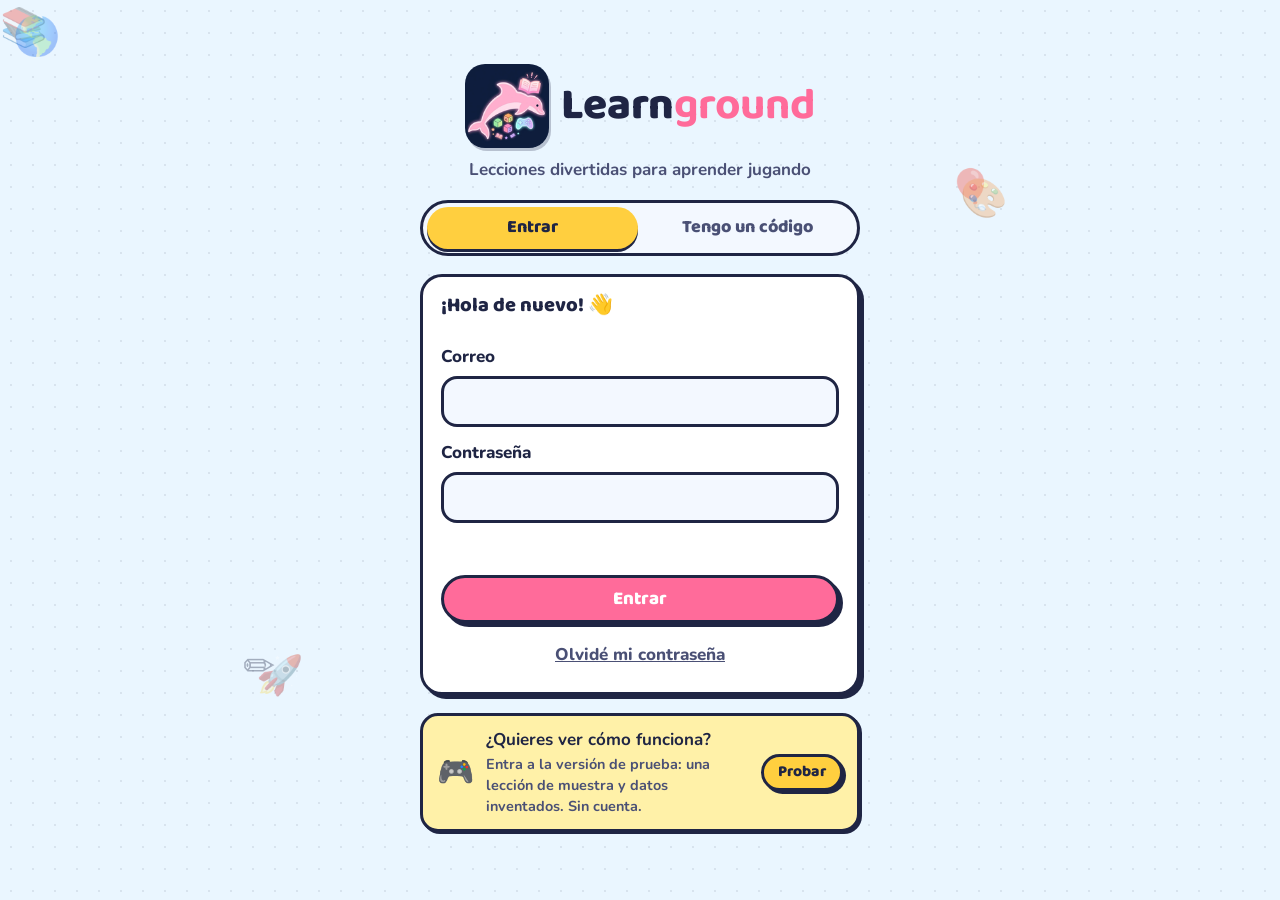
<file: public/index.html>
<!doctype html>
<html lang="es-CO">
<head>
  <meta charset="utf-8">
  <meta name="viewport" content="width=device-width, initial-scale=1, viewport-fit=cover">
  <title>Learnground</title>
  <meta name="description" content="Lecciones divertidas para aprender jugando.">
  <meta name="theme-color" content="#eaf6ff">
  <meta name="apple-mobile-web-app-capable" content="yes">
  <meta name="mobile-web-app-capable" content="yes">
  <meta name="apple-mobile-web-app-title" content="Learnground">
  <meta name="robots" content="noindex">
  <link rel="manifest" href="manifest.webmanifest">
  <link rel="icon" href="icons/favicon-64.png" type="image/png">
  <link rel="apple-touch-icon" href="icons/apple-touch-icon.png">
  <link rel="preconnect" href="https://fonts.googleapis.com">
  <link rel="preconnect" href="https://fonts.gstatic.com" crossorigin>
  <link rel="stylesheet" href="https://fonts.googleapis.com/css2?family=Baloo+2:wght@600;700;800&family=Nunito:wght@600;700;800;900&display=swap">
  <link rel="stylesheet" href="css/tareki.css">
</head>
<body class="sin-menu">
  <div class="app">
    <nav class="menu" id="menu" aria-label="Menú principal"></nav>
    <main class="vista" id="vista" tabindex="-1"></main>
  </div>
  <div class="hoja-fondo" id="hojaFondo" hidden></div>
  <section class="hoja" id="hoja" role="dialog" aria-modal="true" hidden></section>
  <div class="toast" id="toast" role="status" aria-live="polite" hidden></div>
  <noscript><p style="padding:24px">Learnground necesita JavaScript para funcionar.</p></noscript>
  <script src="js/vendor/supabase.js"></script>
  <script type="module" src="js/main.js"></script>
</body>
</html>
</file>
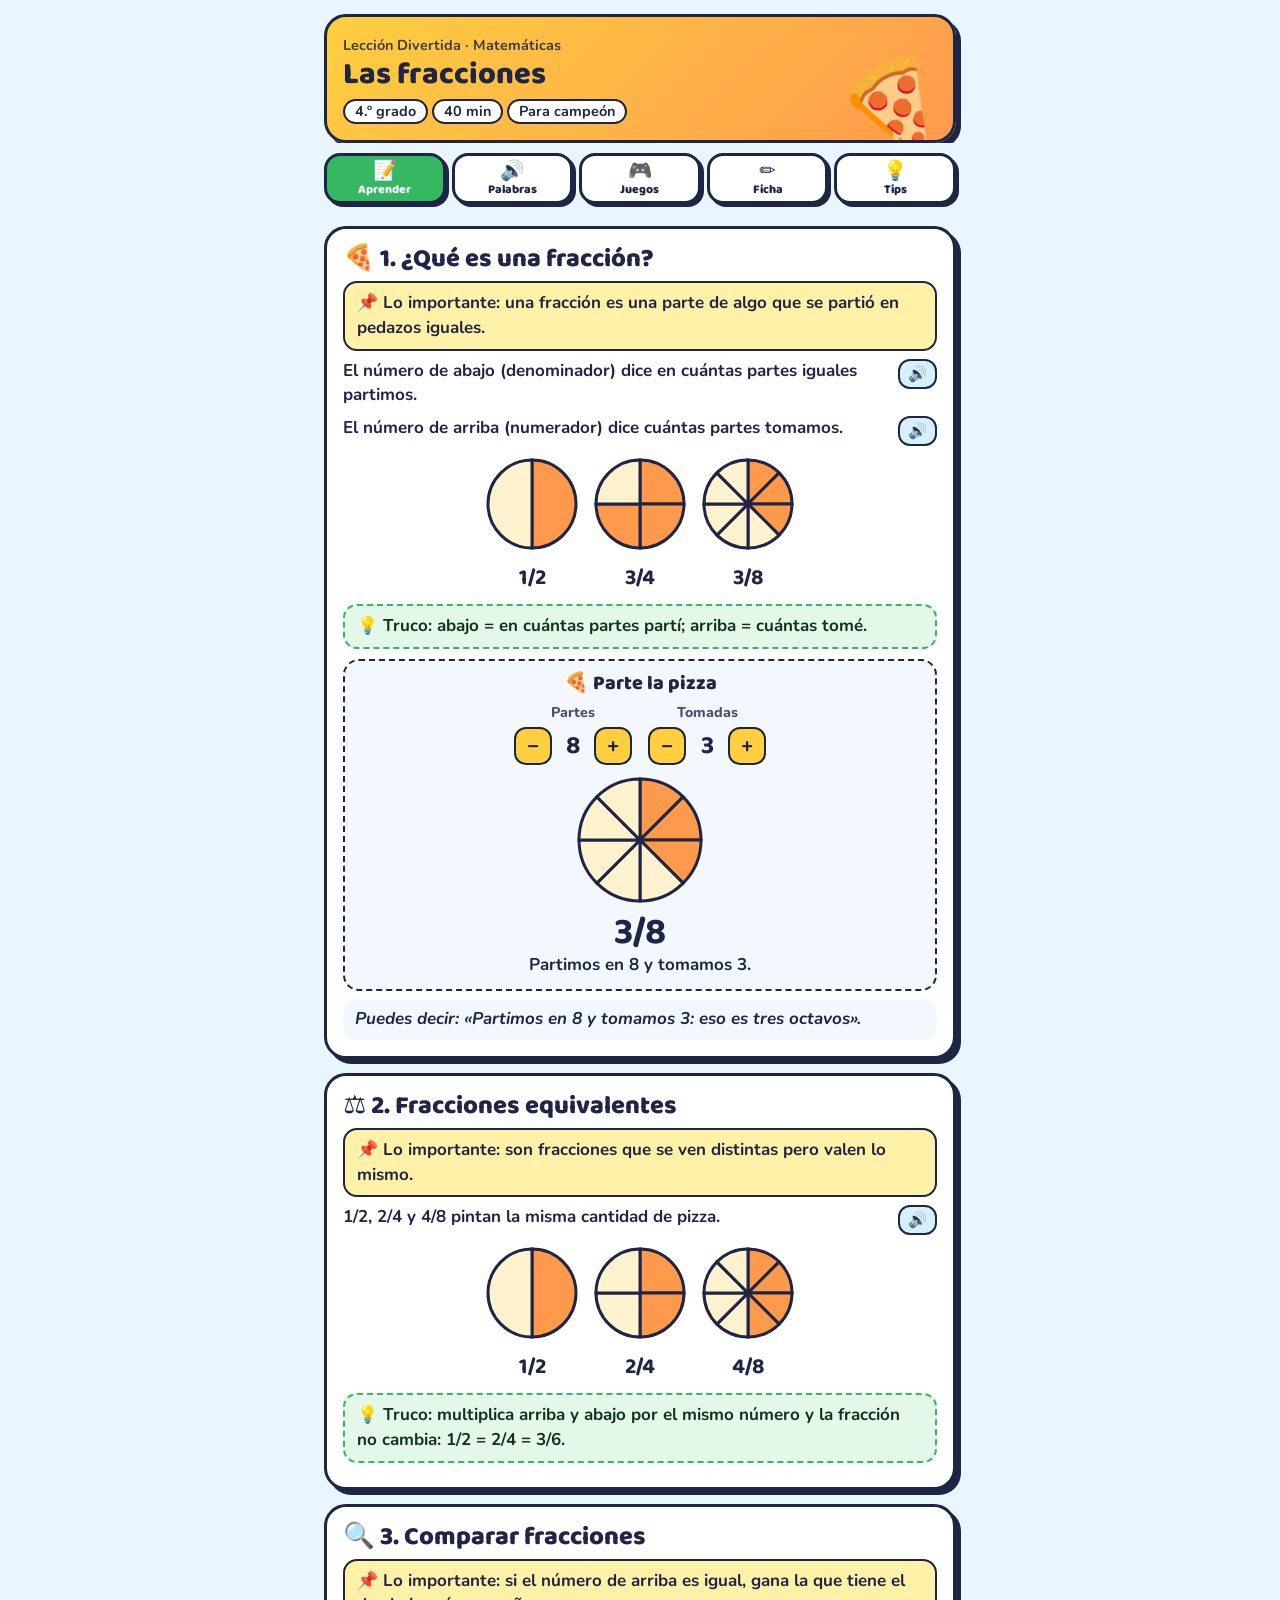
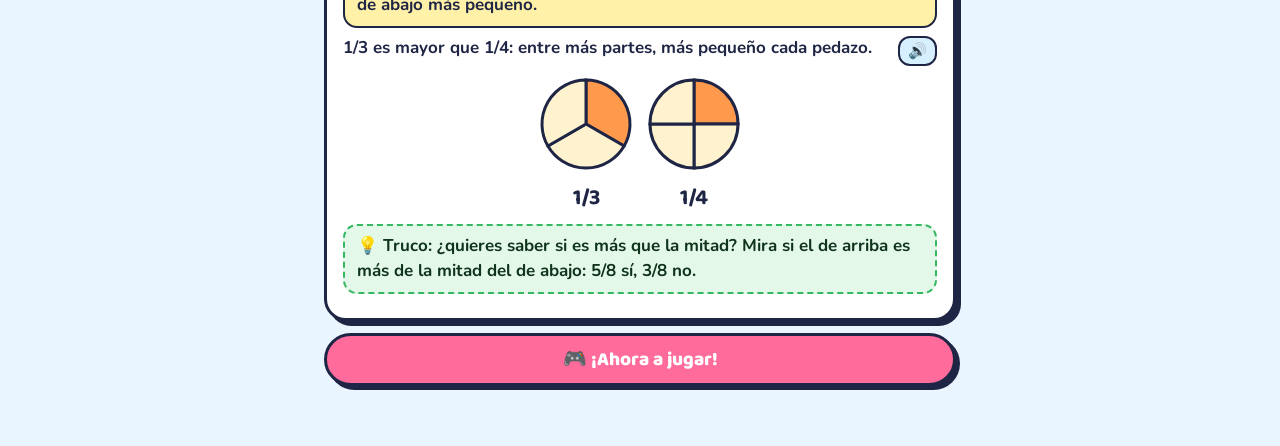
<file: public/demo/muestra.html>
<!DOCTYPE html>
<html lang="es-CO">
<head>
<meta charset="utf-8">
<meta name="viewport" content="width=device-width, initial-scale=1, viewport-fit=cover">
<title>Las fracciones · Lección de muestra</title>
<link href="https://fonts.googleapis.com/css2?family=Baloo+2:wght@600;700;800&family=Nunito:wght@600;700;800&display=swap" rel="stylesheet">
<!-- Lección de MUESTRA de Learnground (versión de prueba). No tiene datos de niños reales.
     Muestra lo mismo que trae una lección real: Aprender con trucos, Palabras, juegos
     (los grandes los pone el motor de la app), jefe final, ficha con nota y Tips.
     Guarda igual que las reales: ld-progress, ld-ficha-hist y ld-<KEY>-registro. -->
<style>
:root{ --bg:#eaf6ff; --ink:#1f2544; --card:#fff; --muted:#4a5075; --line:#1f2544; --soft:#f3f8ff; --sun:#ffcf3f; --pink:#ff6b9a; --green:#35b862; --blue:#59c3ff; --orange:#ff9a4d; --purple:#a77bff;
  --f-head:"Baloo 2","Trebuchet MS",system-ui,sans-serif; --f-body:"Nunito","Trebuchet MS",system-ui,sans-serif; color-scheme:light; }
@media (prefers-color-scheme: dark){ :root{ --bg:#121a33; --ink:#f2f4ff; --card:#1f2a4d; --muted:#b9c0e6; --line:#0a0f22; --soft:#26335c; color-scheme:dark; } }
*{box-sizing:border-box}
body{margin:0; background:var(--bg); color:var(--ink); font-family:var(--f-body); font-weight:700; font-size:17px; line-height:1.45}
h1,h2,h3{font-family:var(--f-head); font-weight:800; line-height:1.1; margin:0}
p{margin:0}
button{font:inherit; color:inherit}
.wrap{max-width:660px; margin:0 auto; padding:14px 14px 60px}
.card{background:var(--card); border:3px solid var(--line); border-radius:22px; box-shadow:5px 5px 0 var(--line); padding:16px; margin-top:14px}
.hero{background:linear-gradient(135deg,#ffcf3f,#ff9a4d); color:#1f2544; position:relative; overflow:hidden; margin-top:0}
.hero .big{position:absolute; right:10px; bottom:-8px; font-size:86px; line-height:1}
.hero h1{font-size:1.8em; padding-right:90px}
.hero small{font-size:.85em; opacity:.85}
.chip{display:inline-block; background:#fff; color:#1f2544; border:2px solid #1f2544; border-radius:999px; padding:0 10px; font-size:.85em; margin:8px 4px 0 0}
.tabs{position:sticky; top:0; z-index:5; background:var(--bg); display:grid; grid-template-columns:repeat(5,minmax(0,1fr)); gap:6px; padding:10px 0 8px}
.tab{background:var(--card); border:3px solid var(--line); border-radius:16px; padding:5px 0; font-family:var(--f-head); font-weight:800; cursor:pointer; box-shadow:3px 3px 0 var(--line); font-size:.72em; display:flex; flex-direction:column; align-items:center; line-height:1.1; min-width:0}
.tab .ti{font-size:1.6em}
.tab[aria-selected="true"]{background:var(--green); color:#fff}
.btn{display:flex; width:100%; justify-content:center; align-items:center; gap:6px; font-family:var(--f-head); font-weight:800; font-size:1.12em; background:var(--pink); color:#fff; border:3px solid var(--line); border-radius:999px; padding:10px 20px; box-shadow:4px 4px 0 var(--line); cursor:pointer; margin-top:12px; text-align:center}
.btn:active{transform:translate(3px,3px); box-shadow:1px 1px 0 var(--line)}
.btn.blanco{background:var(--card); color:var(--ink)}
.imp{background:#fff1a8; color:#1f2544; border:2px solid #1f2544; border-radius:14px; padding:8px 12px; margin:8px 0}
.blk{display:grid; grid-template-columns:minmax(0,1fr) auto; gap:8px; align-items:start; margin:8px 0}
.rd,.spk{background:#d6f0ff; color:#10233a; border:2px solid var(--line); border-radius:12px; padding:2px 8px; cursor:pointer; font-size:.9em}
.truco{background:#e3f8e9; color:#10331d; border:2px dashed #35b862; border-radius:14px; padding:8px 12px; margin:8px 0}
.say{background:var(--soft); border-radius:14px; padding:8px 12px; margin-top:8px; font-style:italic}
.pizzas{display:flex; gap:12px; justify-content:center; flex-wrap:wrap; margin:10px 0}
.pz{text-align:center; font-family:var(--f-head); font-size:1.3em}
.ayuda{background:var(--soft); border:2px dashed var(--line); border-radius:16px; padding:12px; margin-top:10px; text-align:center}
.ayuda h3{margin-bottom:6px}
.pasos{display:flex; justify-content:center; gap:16px; flex-wrap:wrap; margin:8px 0}
.paso{display:flex; flex-direction:column; align-items:center; gap:4px}
.paso small{font-weight:800; color:var(--muted)}
.paso div{display:flex; align-items:center; gap:6px}
.paso button{width:38px; height:38px; border:2px solid var(--line); border-radius:12px; background:var(--sun); color:#1f2544; font-weight:800; font-size:1.2em; cursor:pointer}
.paso b{min-width:30px; font-family:var(--f-head); font-size:1.5em}
.fr{font-family:var(--f-head); font-size:2.2em; line-height:1}
.words{display:grid; grid-template-columns:repeat(auto-fill,minmax(140px,1fr)); gap:10px; margin-top:12px}
.word{background:var(--card); border:3px solid var(--line); border-radius:18px; box-shadow:3px 3px 0 var(--line); padding:10px; text-align:center; cursor:pointer}
.word b{display:block; font-family:var(--f-head); font-size:1.2em}
.word span{font-size:.82em; color:var(--muted)}
.diff{display:grid; grid-template-columns:1fr 1fr; background:var(--soft); border:3px solid var(--line); border-radius:999px; padding:4px; gap:4px}
.diff button{border:0; border-radius:999px; padding:8px 4px; font-family:var(--f-head); font-weight:800; cursor:pointer; background:transparent}
.diff button[aria-checked="true"][data-d="normal"]{background:#35b862; color:#fff}
.diff button[aria-checked="true"][data-d="dificil"]{background:#e8452c; color:#fff}
.gsec{font-size:1.25em; margin:18px 0 0}
.gsec small{display:block; font-family:var(--f-body); font-size:.62em; color:var(--muted); font-weight:700}
.gmenu{display:grid; grid-template-columns:1fr 1fr; gap:12px}
.gcard{display:flex; flex-direction:column; align-items:center; gap:2px; text-align:center; cursor:pointer; color:#1f2544; padding:12px 8px; margin-top:12px}
.gcard .gem{font-size:46px; line-height:1}
.gcard h3{font-size:1.05em}
.gcard p{font-size:.78em; opacity:.8}
.gstars{letter-spacing:2px}
.jefe{display:flex; gap:12px; align-items:center; text-align:left; cursor:pointer; color:#fff; background:linear-gradient(135deg,#5b1a6e,#c2185b); width:100%}
.jefe .ce{font-size:54px; line-height:1}
.jefe h3{font-size:1.3em}
.q{font-family:var(--f-head); font-size:1.3em; text-align:center; margin:8px 0}
.opts{display:grid; grid-template-columns:1fr 1fr; gap:10px; margin-top:8px}
.opt{background:var(--card); border:3px solid var(--line); border-radius:16px; padding:10px; font-family:var(--f-head); font-weight:800; font-size:1.3em; cursor:pointer; box-shadow:3px 3px 0 var(--line)}
.opt.ok{background:#8ee0a8 !important; color:#1f2544} .opt.no{background:#ff9dbd !important; color:#1f2544}
.prog{height:12px; border:2px solid var(--line); border-radius:99px; background:var(--soft); overflow:hidden}
.prog i{display:block; height:100%; background:var(--green); transition:width .3s}
.lulo{display:flex; align-items:center; gap:8px; margin-top:12px}
.lulo span{font-size:34px}
.lulo p{background:var(--soft); border:2px solid var(--line); border-radius:14px 14px 14px 4px; padding:6px 10px; flex:1}
.res{text-align:center}
.res .grande{font-size:64px; line-height:1.1}
.nota{display:inline-flex; flex-direction:column; align-items:center; justify-content:center; width:130px; height:130px; border-radius:50%; border:4px solid #1f2544; background:#fff; color:#1f2544; box-shadow:4px 4px 0 #1f2544; transform:rotate(-4deg)}
.nota b{font-family:var(--f-head); font-size:2.8em; line-height:1}
.barras{display:grid; gap:8px; margin-top:8px}
.barra{display:grid; grid-template-columns:minmax(0,1.3fr) minmax(0,1fr) auto; gap:8px; align-items:center; font-size:.9em}
.barra .t{height:14px; background:var(--soft); border:2px solid var(--line); border-radius:8px; overflow:hidden}
.barra .t i{display:block; height:100%}
.reto{background:#fff1a8; color:#1f2544; border-radius:14px; padding:10px 12px; margin-top:10px}
ul.tight{margin:6px 0 0; padding-left:1.2em; display:grid; gap:4px}
.plan{list-style:none; margin:0; padding:0; display:grid; gap:8px}
.plan li{display:grid; grid-template-columns:auto 1fr; gap:10px; align-items:start}
.plan .tm{background:var(--sun); color:#1f2544; border:2px solid var(--line); border-radius:12px; padding:2px 8px; font-weight:800; font-size:.85em; white-space:nowrap}
@media (prefers-reduced-motion: no-preference){ .gcard .gem{animation:wig 2.6s ease-in-out infinite} @keyframes wig{0%,85%,100%{transform:rotate(0)}90%{transform:rotate(-10deg)}95%{transform:rotate(8deg)}} }
</style>
</head>
<body>
<div class="wrap">
  <div class="card hero"><small>Lección Divertida · Matemáticas</small><h1>Las fracciones</h1>
    <div style="padding-right:84px"><span class="chip">4.º grado</span><span class="chip">40 min</span><span class="chip" id="forWho"></span></div>
    <div class="big" aria-hidden="true">🍕</div></div>
  <div class="tabs" role="tablist">
    <button class="tab" role="tab" data-tab="aprender" aria-selected="true"><span class="ti">📝</span>Aprender</button>
    <button class="tab" role="tab" data-tab="palabras" aria-selected="false"><span class="ti">🔊</span>Palabras</button>
    <button class="tab" role="tab" data-tab="juegos" aria-selected="false"><span class="ti">🎮</span>Juegos</button>
    <button class="tab" role="tab" data-tab="ficha" aria-selected="false"><span class="ti">✏️</span>Ficha</button>
    <button class="tab" role="tab" data-tab="tips" aria-selected="false"><span class="ti">💡</span>Tips</button>
  </div>
  <div id="box"></div>
</div>
<script>
// ---------- Utilidades ----------
const $ = id => document.getElementById(id);
const esc = s => String(s ?? "").replace(/[&<>"']/g, c => ({"&":"&amp;","<":"&lt;",">":"&gt;",'"':"&quot;","'":"&#39;"}[c]));
function store(k, v){ try{ localStorage.setItem(k, typeof v === "string" ? v : JSON.stringify(v)) }catch(e){} }
function read(k){ try{ return localStorage.getItem(k) }catch(e){ return null } }
function readJSON(k, d){ try{ const v = JSON.parse(read(k)); return v ?? d }catch(e){ return d } }
const shuffle = a => { const b = [...a]; for(let i = b.length - 1; i > 0; i--){ const j = Math.random() * (i + 1) | 0; [b[i], b[j]] = [b[j], b[i]]; } return b; };
const pick = a => a[Math.random() * a.length | 0];
const uniq = a => [...new Set(a)];
function speak(t){ try{ speechSynthesis.cancel(); const u = new SpeechSynthesisUtterance(String(t)); u.lang = "es-CO"; u.rate = .92; speechSynthesis.speak(u); }catch(e){} }

const KEY = "fracciones-muestra";
const REG = "ld-" + KEY + "-registro";
const name = read("ld-name") || "campeón";
let progress = readJSON("ld-progress", {});
const kp = () => progress[KEY] || {};
function record(field, value){ const r = progress[KEY] ||= {}; r[field] = Math.max(r[field] || 0, value); store("ld-progress", progress); }
let DIFF = read("ld-diff") === "dificil" ? "dificil" : "normal";
const HARD = () => DIFF === "dificil";
const setDiff = d => { DIFF = d; store("ld-diff", d); };
const campo = f => f + (HARD() ? "_h" : "");

// ---------- Contenido: fracciones ----------
const FTOP = {
  con:{ n:"¿Qué es una fracción?", e:"🍕", game:"pizza", q:"Si parto una pizza en 8 pedazos y me como 3, ¿qué fracción me comí?" },
  equ:{ n:"Fracciones equivalentes", e:"⚖️", game:"bloques", q:"¿Por qué 1/2 y 2/4 son la misma cantidad?" },
  com:{ n:"Comparar fracciones", e:"🔍", game:"mayor", q:"¿Qué es más: 1/3 o 1/4 de un chocolate? ¿Por qué?" }
};
function pizza(n, d, size = 96){
  const r = size / 2 - 4, c = size / 2;
  let s = `<svg width="${size}" height="${size}" viewBox="0 0 ${size} ${size}" role="img" aria-label="${n} de ${d}">`;
  for(let i = 0; i < d; i++){
    const a1 = (i / d) * 2 * Math.PI - Math.PI / 2, a2 = ((i + 1) / d) * 2 * Math.PI - Math.PI / 2;
    const x1 = c + r * Math.cos(a1), y1 = c + r * Math.sin(a1), x2 = c + r * Math.cos(a2), y2 = c + r * Math.sin(a2);
    s += d === 1 ? `<circle cx="${c}" cy="${c}" r="${r}" fill="${n ? "#ff9a4d" : "#fff3cf"}" stroke="#1f2544" stroke-width="3"/>`
      : `<path d="M${c} ${c} L${x1} ${y1} A${r} ${r} 0 0 1 ${x2} ${y2} Z" fill="${i < n ? "#ff9a4d" : "#fff3cf"}" stroke="#1f2544" stroke-width="3"/>`;
  }
  return s + "</svg>";
}
const pz = (n, d) => `<div class="pz">${pizza(n, d)}<div>${n}/${d}</div></div>`;
const valor = f => { const [a, b] = f.split("/").map(Number); return a / b; };

// Preguntas {pregunta, opciones, correcta, explicacion, t (tema), img?}
function qCon(){
  const d = pick([3, 4, 5, 6, 8]), n = 1 + (Math.random() * (d - 1) | 0), ok = `${n}/${d}`;
  const malas = uniq([`${d}/${n}`, `${n}/${d + 2}`, `${d - n}/${d}`, `${n + 1}/${d}`]).filter(x => x !== ok);
  const o = shuffle([ok, ...shuffle(malas).slice(0, HARD() ? 3 : 2)]);
  return { t:"con", pregunta:`Partí una pizza en ${d} pedazos iguales y me comí ${n}. ¿Qué fracción me comí?`, opciones:o, correcta:o.indexOf(ok), explicacion:`Abajo va en cuántas partes partí (${d}); arriba, cuántas me comí (${n}): ${ok}.`, img:pizza(n, d, 110) };
}
function qEqu(){
  const [a, b] = pick([[1,2],[1,3],[2,3],[1,4],[3,4]]), k = pick([2, 3]), ok = `${a * k}/${b * k}`;
  const malas = uniq([`${a + k}/${b + k}`, `${a * k}/${b}`, `${a}/${b * k}`, `${a * k + 1}/${b * k}`]).filter(x => x !== ok && valor(x) !== a / b);
  const o = shuffle([ok, ...shuffle(malas).slice(0, HARD() ? 3 : 2)]);
  return { t:"equ", pregunta:`¿Qué fracción vale lo mismo que ${a}/${b}?`, opciones:o, correcta:o.indexOf(ok), explicacion:`Multiplicamos arriba y abajo por ${k}: ${a}/${b} = ${ok}.` };
}
function qCom(){
  const [x, y] = pick([["1/3","1/4"],["1/2","1/5"],["2/3","1/3"],["3/4","1/4"],["1/6","1/2"],["2/5","4/5"],["1/8","1/3"]]);
  const ok = valor(x) > valor(y) ? x : y, o = shuffle([x, y]);
  return { t:"com", pregunta:`¿Cuál es mayor: ${o[0]} o ${o[1]}?`, opciones:o, correcta:o.indexOf(ok), explicacion: x.split("/")[0] === y.split("/")[0] ? "Con el mismo número arriba, gana el de abajo más pequeño: sus pedazos son más grandes." : "Con el mismo número abajo, gana el que tiene más pedazos arriba." };
}
function qPartes(){
  const d = pick([3, 4, 6, 8, 10]), n = 1 + (Math.random() * (d - 1) | 0), ok = String(d);
  const o = shuffle(uniq([ok, String(n), String(d + n), String(d - 1)]).slice(0, HARD() ? 4 : 3));
  return { t:"con", pregunta:`En la fracción ${n}/${d}, ¿en cuántas partes iguales se partió?`, opciones:o, correcta:o.indexOf(ok), explicacion:`El número de abajo dice en cuántas partes: ${d}.` };
}
const GENS = [qCon, qCon, qEqu, qEqu, qCom, qCom, qPartes];
function mcPool(n){ return Array.from({ length:n }, () => pick(GENS)()); }
const sinImagen = n => mcPool(n).map(q => ({ ...q, img:undefined }));

// Misiones para la nave y la culebrita (lo de "bien" y lo de "mal" nunca se cruzan)
const IGUAL_MITAD = ["1/2","2/4","3/6","4/8","5/10","6/12"], NO_MITAD = ["1/3","2/3","1/4","3/4","2/5","3/8","5/6","1/6"];
const MAYOR_MITAD = ["2/3","3/4","5/6","4/5","7/8","3/5"], MENOR_MITAD = ["1/3","1/4","2/5","1/6","3/8","2/6"];
const RONDAS = (verbo) => [
  { consigna:`${verbo} las fracciones iguales a 1/2`, bien:IGUAL_MITAD, mal:NO_MITAD, explica:"Valen 1/2 cuando el de arriba es justo la mitad del de abajo: 2/4, 3/6, 4/8…" },
  { consigna:`${verbo} las fracciones mayores que 1/2`, bien:MAYOR_MITAD, mal:MENOR_MITAD, explica:"Son mayores que 1/2 cuando el de arriba es más de la mitad del de abajo." },
];

// ---------- Juegos ----------
const PRAISE = ["¡Eso, {n}!","¡Súper!","¡Así se hace!","¡Pensaste muy bien!","¡Se nota que practicaste!"];
const OOPS = ["¡Casi!","¡Uy, por poquito!","¡Tú puedes!"];
function anotar(j, h, ok, n, err, seg, fin){
  const r = readJSON(REG, []); r.push({ j, h, m:HARD() ? "d" : "n", ok, n, err, seg, fin, d:new Date().toLocaleDateString("en-CA") }); store(REG, r.slice(-300));
}
// Los juegos grandes los pone la app (motor de Learnground); aquí solo van los datos.
function juegoGrande(tipo, datos){
  return (g, back) => {
    if(!window.LG || !Array.isArray(LG.juegos) || !LG.juegos.includes(tipo)){
      box.innerHTML = `<div class="card" style="text-align:center"><div style="font-size:56px">🎮</div><h3>Este juego se juega en Learnground</h3><p>Abre la lección desde la app para jugarlo.</p><button class="btn" id="out">← Volver a los juegos</button></div>`;
      $("out").onclick = back; return;
    }
    LG.jugar(tipo, box, datos, { id:g.id, hab:g.hab, dificil:HARD(), nombre:name, registro:REG,
      alTerminar:n => record(campo(g.f), n), alSalir:back, alCambiarDificultad:setDiff });
  };
}
// Juego rápido de preguntas (los "clásicos" de las lecciones)
function rapido(gen, titulo){
  return (g, back) => {
    const qs = Array.from({ length:HARD() ? 8 : 6 }, gen), t0 = Date.now(); let i = 0, right = 0, err = 0, first = true;
    const draw = () => {
      if(i >= qs.length){
        const stars = right / qs.length >= .9 ? 3 : right / qs.length >= .6 ? 2 : 1;
        record(campo(g.f), stars); anotar(g.id, g.hab, right, qs.length, err, Math.round((Date.now() - t0) / 1000), "termino");
        box.innerHTML = `<div class="card res"><div class="grande">${stars === 3 ? "🏆" : "🎖️"}</div><div style="font-size:2em">${"⭐".repeat(stars)}${"☆".repeat(3 - stars)}</div>
          <h2>${stars === 3 ? "¡Perfecto" : stars === 2 ? "¡Muy bien" : "¡Buen comienzo"}, ${esc(name)}!</h2><p>${right} de ${qs.length} a la primera</p>
          <button class="btn" id="again">🔁 Jugar otra vez</button><button class="btn blanco" id="out">Elegir otro juego</button></div>`;
        $("again").onclick = () => rapido(gen, titulo)(g, back); $("out").onclick = back; return;
      }
      const q = qs[i]; first = true;
      box.innerHTML = `<div class="card"><div style="display:flex;gap:10px;align-items:center"><button class="spk" id="out">←</button><h3 style="flex:1">${g.emoji} ${esc(titulo)}</h3><span>⭐ ${right}</span></div>
        <div class="prog" style="margin-top:10px"><i style="width:${i * 100 / qs.length}%"></i></div>
        <div class="q">${esc(q.pregunta)} <button class="spk" id="leer">🔊</button></div>${q.img ? `<div class="pizzas">${q.img}</div>` : ""}
        <div class="opts">${q.opciones.map((o, k) => `<button class="opt" data-k="${k}">${esc(o)}</button>`).join("")}</div>
        <div class="lulo"><span>🐬</span><p id="fb">¡Tú puedes, ${esc(name)}!</p></div></div>`;
      $("out").onclick = () => { anotar(g.id, g.hab, right, i, err, Math.round((Date.now() - t0) / 1000), "salio"); back(); };
      $("leer").onclick = () => speak(q.pregunta);
      box.querySelectorAll(".opt").forEach(b => b.onclick = () => {
        if(Number(b.dataset.k) === q.correcta){ b.classList.add("ok"); if(first) right++; $("fb").textContent = pick(PRAISE).replace("{n}", name) + " " + q.explicacion; i++; setTimeout(draw, 1300); }
        else { b.classList.add("no"); b.disabled = true; if(first) err++; first = false; $("fb").textContent = pick(OOPS) + " 💡 " + q.explicacion; }
      });
    };
    draw();
  };
}

const GROUPS = [
  { t:"🌟 Aventuras", sub:"Juegos tipo consola: tu héroe es tu animal", g:[
    { id:"nave", name:"La nave", desc:"Dispara a las fracciones correctas", emoji:"🚀", color:"#e3d4ff", f:"naveS", hab:"atencion",
      run: juegoGrande("nave", { titulo:"🚀 La nave de las fracciones", rondas:RONDAS("Dispara a"), jefe:{ nombre:"Pizzarrón", emoji:"👾", preguntas:() => sinImagen(8) } }) },
    { id:"plataformas", name:"Plataformas", desc:"Salta y abre las puertas", emoji:"🍄", color:"#c9f7d6", f:"platS", hab:"coordinacion",
      run: juegoGrande("plataformas", { titulo:"🍄 El camino de las fracciones", preguntas:() => sinImagen(10) }) },
    { id:"bloques", name:"Bloques", desc:"Arma filas y responde", emoji:"🧱", color:"#d6f0ff", f:"bloquesS", hab:"logica",
      run: juegoGrande("bloques", { titulo:"🧱 Bloques de fracciones", preguntas:() => sinImagen(10) }) },
    { id:"culebrita", name:"Culebrita", desc:"Cómete solo las correctas", emoji:"🐍", color:"#c9f2d6", f:"culebraS", hab:"atencion",
      run: juegoGrande("culebrita", { titulo:"🐍 La culebrita de fracciones", rondas:RONDAS("Cómete") }) },
    { id:"ladrillos", name:"Rompe-ladrillos", desc:"Rompe los ladrillos pregunta", emoji:"💥", color:"#ffe0b8", f:"ladrillosS", hab:"coordinacion",
      run: juegoGrande("ladrillos", { titulo:"💥 Rompe-ladrillos de fracciones", preguntas:() => sinImagen(10) }) } ] },
  { t:"🍕 Juegos rápidos", sub:"Para practicar en un ratico", g:[
    { id:"pizza", name:"Pizza veloz", desc:"¿Qué fracción es?", emoji:"🍕", color:"#ffd1e0", f:"pizzaS", hab:"rapidez", run: rapido(() => pick([qCon, qPartes])(), "Pizza veloz") },
    { id:"mayor", name:"¿Cuál es mayor?", desc:"Compara fracciones", emoji:"🔍", color:"#fff1a8", f:"mayorS", hab:"logica", run: rapido(qCom, "¿Cuál es mayor?") } ] }
];
const GAMES = GROUPS.flatMap(x => x.g);
// Jefe final: la batalla por turnos del motor contra Pizzarrón
function bossGame(back){
  juegoGrande("rpg", { titulo:"⚔️ La batalla contra Pizzarrón", preguntas:() => sinImagen(10),
    enemigos:[{ nombre:"Migajón", emoji:"🍞" }, { nombre:"Quesote", emoji:"🧀" }], jefe:{ nombre:"Pizzarrón", emoji:"👾" } })({ id:"boss", hab:"logica", f:"bossS" }, back);
}

// ---------- Pestañas ----------
const box = $("box");
const blk = (html, leer) => `<div class="blk"><p>${html}</p><button class="rd" data-leer="${esc(leer)}" aria-label="Escuchar">🔊</button></div>`;
const PALABRAS = [
  ["fracción","una parte de algo partido en pedazos iguales","🍕"],["numerador","el número de arriba: cuántas partes tomo","⬆️"],
  ["denominador","el número de abajo: en cuántas partes partí","⬇️"],["mitad","1/2: partir en 2 y tomar 1","✌️"],
  ["tercio","1/3: partir en 3 y tomar 1","🥪"],["cuarto","1/4: partir en 4 y tomar 1","🍫"],
  ["equivalente","que vale lo mismo, aunque se vea distinto","⚖️"],["entero","la pizza completa: 4/4, 8/8…","⭕"],
  ["mayor que","que vale más","🔼"],["menor que","que vale menos","🔽"]
];
const TIPS = {
  plan:[["10 min","Con una arepa o una pizza de papel, partan en pedazos iguales y nombren la fracción. Luego la ayuda «Parte la pizza» de Aprender."],["15 min","Juegos: Pizza veloz y ¿Cuál es mayor? Después una aventura (la nave o plataformas)."],["15 min","La ficha: 8 ejercicios con nota de 1 a 100. Revisen juntos «Su próximo reto»."]],
  trucos:["Abajo = en cuántas partes partí. Arriba = cuántas tomé.","Para encontrar una equivalente, multiplica arriba y abajo por el mismo número: 1/2 = 2/4 = 3/6.","Con el mismo número arriba, gana el de abajo más pequeño: 1/3 es más que 1/4.","Vale 1/2 cuando el de arriba es justo la mitad del de abajo: 4/8, 5/10."],
  consejos:["Usen comida de verdad: una arepa partida en pedazos iguales explica más que cualquier dibujo.","Pídanle que lo diga en voz alta: «partí en 8, tomé 3: tres octavos».","Celebren el esfuerzo, no solo la nota: «se nota que practicaste»."],
  errores:["Creer que 1/4 es más que 1/3 porque 4 es mayor que 3. Entre más partes, más pequeño cada pedazo.","Partir en pedazos de distinto tamaño: en una fracción todos los pedazos son iguales.","Voltear la fracción (escribir 8/3 en vez de 3/8)."],
  preguntas:["¿Qué significa el número de abajo de una fracción?","Dibuja 2/4 y 1/2. ¿Qué notas?","¿Qué es más: 1/3 o 1/4 de un chocolate? ¿Por qué?"],
  casa:"A la hora del postre, que {nombre} reparta en partes iguales y diga qué fracción le tocó a cada uno."
};
const panes = {
  aprender(){
    box.innerHTML = `
      <div class="card"><h2>🍕 1. ¿Qué es una fracción?</h2>
        <div class="imp">📌 <b>Lo importante:</b> una fracción es una parte de algo que se partió en pedazos iguales.</div>
        ${blk("El número de <b>abajo</b> (denominador) dice en cuántas partes iguales partimos.", "El número de abajo, el denominador, dice en cuántas partes iguales partimos.")}
        ${blk("El número de <b>arriba</b> (numerador) dice cuántas partes tomamos.", "El número de arriba, el numerador, dice cuántas partes tomamos.")}
        <div class="pizzas">${pz(1,2)}${pz(3,4)}${pz(3,8)}</div>
        <div class="truco">💡 <b>Truco:</b> abajo = en cuántas partes <b>partí</b>; arriba = cuántas <b>tomé</b>.</div>
        <div class="ayuda"><h3>🍕 Parte la pizza</h3>
          <div class="pasos">
            <div class="paso"><small>Partes</small><div><button data-p="-1" aria-label="Menos partes">−</button><b id="hp">8</b><button data-p="1" aria-label="Más partes">+</button></div></div>
            <div class="paso"><small>Tomadas</small><div><button data-t="-1" aria-label="Tomar menos">−</button><b id="ht">3</b><button data-t="1" aria-label="Tomar más">+</button></div></div>
          </div>
          <div class="pizzas" id="hpz"></div><div class="fr" id="hfr"></div><p class="suave" id="htx"></p></div>
        <div class="say">Puedes decir: «Partimos en 8 y tomamos 3: eso es tres octavos».</div></div>
      <div class="card"><h2>⚖️ 2. Fracciones equivalentes</h2>
        <div class="imp">📌 <b>Lo importante:</b> son fracciones que se ven distintas pero valen lo mismo.</div>
        ${blk("1/2, 2/4 y 4/8 pintan la <b>misma cantidad</b> de pizza.", "Un medio, dos cuartos y cuatro octavos pintan la misma cantidad de pizza.")}
        <div class="pizzas">${pz(1,2)}${pz(2,4)}${pz(4,8)}</div>
        <div class="truco">💡 <b>Truco:</b> multiplica arriba y abajo por el mismo número y la fracción no cambia: 1/2 = 2/4 = 3/6.</div></div>
      <div class="card"><h2>🔍 3. Comparar fracciones</h2>
        <div class="imp">📌 <b>Lo importante:</b> si el número de arriba es igual, gana la que tiene el de abajo más pequeño.</div>
        ${blk("1/3 es <b>mayor</b> que 1/4: entre más partes, más pequeño cada pedazo.", "Un tercio es mayor que un cuarto: entre más partes, más pequeño cada pedazo.")}
        <div class="pizzas">${pz(1,3)}${pz(1,4)}</div>
        <div class="truco">💡 <b>Truco:</b> ¿quieres saber si es más que la mitad? Mira si el de arriba es más de la mitad del de abajo: 5/8 sí, 3/8 no.</div></div>
      <button class="btn" id="aJugar">🎮 ¡Ahora a jugar!</button>`;
    box.querySelectorAll("[data-leer]").forEach(b => b.onclick = () => speak(b.dataset.leer));
    let p = 8, t = 3;
    const pintar = () => { $("hp").textContent = p; $("ht").textContent = t; $("hpz").innerHTML = pizza(t, p, 130); $("hfr").textContent = `${t}/${p}`; $("htx").textContent = `Partimos en ${p} y tomamos ${t}.`; };
    box.querySelectorAll("[data-p]").forEach(b => b.onclick = () => { p = Math.max(2, Math.min(12, p + Number(b.dataset.p))); t = Math.min(t, p); pintar(); });
    box.querySelectorAll("[data-t]").forEach(b => b.onclick = () => { t = Math.max(0, Math.min(p, t + Number(b.dataset.t))); pintar(); speak(`${t} de ${p}`); });
    pintar();
    $("aJugar").onclick = () => select("juegos");
  },
  palabras(){
    box.innerHTML = `<div class="card"><h2>🔊 Palabras del tema</h2><p class="suave">Toca una palabra para escucharla. Pídele a ${esc(name)} que la explique con sus palabras.</p></div>
      <div class="words">${PALABRAS.map(([w, s, e], i) => `<button class="word" data-i="${i}"><div style="font-size:30px">${e}</div><b>${esc(w)}</b><span>${esc(s)}</span></button>`).join("")}</div>`;
    box.querySelectorAll(".word").forEach(b => b.onclick = () => { const [w, s] = PALABRAS[b.dataset.i]; speak(`${w}. ${s}`); });
  },
  juegos(){
    const p = kp(), st = f => p[campo(f)] || 0;
    const back = () => { panes.juegos(); window.scrollTo({ top:0 }); };
    box.innerHTML = `<div class="card"><div class="diff" role="radiogroup" aria-label="Dificultad">
        <button role="radio" data-d="normal" aria-checked="${!HARD()}">😊 Normal</button><button role="radio" data-d="dificil" aria-checked="${HARD()}">🔥 Difícil</button></div>
        <p class="suave" style="margin-top:8px">${HARD() ? "<b>Difícil:</b> más rápido, con tiempo y 3 corazones." : "<b>Normal:</b> a tu ritmo, con pistas. Ideal para aprender."}</p></div>
      <h2 class="gsec">🏆 Jefe final</h2>
      <button class="card jefe" id="jefe"><span class="ce">👾</span><span><h3>La batalla contra Pizzarrón</h3><p>Ataca con respuestas, usa magia y defiéndete.</p><span class="gstars">${st("bossS") ? "⭐".repeat(st("bossS")) + "☆".repeat(3 - st("bossS")) : "☆☆☆ ¡Nadie lo ha vencido!"}</span></span></button>
      ${GROUPS.map(gr => `<h2 class="gsec">${gr.t}<small>${gr.sub}</small></h2><div class="gmenu">${gr.g.map(g => `<button class="card gcard" data-g="${g.id}" style="background:${g.color}"><span class="gem" aria-hidden="true">${g.emoji}</span><h3>${g.name}</h3><p>${g.desc}</p><span class="gstars">${"⭐".repeat(st(g.f))}${"☆".repeat(3 - st(g.f))}</span></button>`).join("")}</div>`).join("")}`;
    box.querySelectorAll("[data-d]").forEach(b => b.onclick = () => { setDiff(b.dataset.d); panes.juegos(); });
    $("jefe").onclick = () => bossGame(back);
    box.querySelectorAll(".gcard").forEach(b => b.onclick = () => { const g = GAMES.find(x => x.id === b.dataset.g); g.run(g, back); });
  },
  ficha(){ fichaMission(); },
  tips(){
    box.innerHTML = `<div class="card"><h2>⏱️ Plan de 40 minutos</h2><ol class="plan">${TIPS.plan.map(([t, x]) => `<li><span class="tm">${t}</span><p>${esc(x)}</p></li>`).join("")}</ol></div>
      <div class="card"><h2>💡 Trucos para repasar en la casa</h2><ul class="tight">${TIPS.trucos.map(x => `<li>${esc(x)}</li>`).join("")}</ul></div>
      <div class="card"><h2>🗣️ Consejos para explicar</h2><ul class="tight">${TIPS.consejos.map(x => `<li>${esc(x)}</li>`).join("")}</ul></div>
      <div class="card"><h2>🧭 Errores comunes</h2><ul class="tight">${TIPS.errores.map(x => `<li>${esc(x)}</li>`).join("")}</ul></div>
      <div class="card"><h2>❓ Preguntas para hacerle</h2><ul class="tight">${TIPS.preguntas.map(x => `<li>${esc(x)}</li>`).join("")}</ul></div>
      <div class="card"><h2>🏠 Para seguir en casa</h2><p>${esc(TIPS.casa.replace("{nombre}", name))}</p></div>`;
  }
};

// ---------- Ficha: 8 ejercicios, nota de 1 a 100 y su próximo reto ----------
function fichaMission(){
  const items = shuffle([qCon(), qCon(), qPartes(), qEqu(), qEqu(), qCom(), qCom(), qCom()]), ans = {}, t0 = Date.now();
  box.innerHTML = `<div class="card"><h2>✏️ Ficha</h2><p>Responde las ${items.length} preguntas y entrega. Las respuestas se ven al final. ¡Verás tu nota de 1 a 100!</p></div>` +
    items.map((q, k) => `<div class="card"><b>${k + 1}.</b> <span style="font-size:1.08em">${esc(q.pregunta)}</span>${q.img ? `<div class="pizzas">${q.img}</div>` : ""}
      <div class="opts">${q.opciones.map((o, j) => `<button class="opt" data-k="${k}" data-j="${j}">${esc(o)}</button>`).join("")}</div><p class="fb"></p></div>`).join("") +
    `<button class="btn" id="send">📤 Entregar ficha</button><p id="falta" class="suave" style="text-align:center"></p>`;
  box.querySelectorAll(".opt").forEach(b => b.onclick = () => { ans[b.dataset.k] = Number(b.dataset.j); box.querySelectorAll(`.opt[data-k="${b.dataset.k}"]`).forEach(x => x.style.background = x === b ? "#59c3ff" : ""); });
  $("send").onclick = () => {
    const faltan = items.length - Object.keys(ans).length;
    if(faltan && !$("send").dataset.ok){ $("send").dataset.ok = 1; $("falta").textContent = `Te ${faltan === 1 ? "falta 1 pregunta" : `faltan ${faltan} preguntas`}. Toca otra vez para entregar así.`; return; }
    const t = {}; let ok = 0;
    items.forEach((q, k) => {
      const good = ans[k] === q.correcta; if(good) ok++; t[q.t] ||= [0, 0]; t[q.t][1]++; if(good) t[q.t][0]++;
      const card = box.querySelectorAll(".opts")[k].parentElement;
      card.querySelectorAll(".opt").forEach(b => { b.disabled = true; if(Number(b.dataset.j) === q.correcta) b.classList.add("ok"); });
      card.querySelector(".fb").textContent = good ? `✅ ¡Muy bien! ${q.explicacion}` : `🔸 Revisa esta: ${q.explicacion}`;
    });
    const n = Math.max(1, Math.round(100 * ok / items.length)), seg = Math.round((Date.now() - t0) / 1000);
    record("ficha100", n);
    const h = readJSON("ld-ficha-hist", []); h.push({ d:new Date().toLocaleDateString("en-CA"), n, s:seg, t, h:HARD() ? 1 : 0 }); store("ld-ficha-hist", h.slice(-12));
    const nivel = n >= 90 ? ["Superior","🏆","¡Excelente! Dominas el tema"] : n >= 80 ? ["Alto","🌟","¡Muy bien! Ya casi lo tienes todo"] : n >= 60 ? ["Básico","👍","¡Vas bien! Un repasito más y lo dominas"] : ["Bajo","💪","¡Vas en camino! Repasa las que tienen 🔸 y vuelve a intentarlo"];
    const reto = Object.keys(t).sort((a, b) => t[a][0] / t[a][1] - t[b][0] / t[b][1])[0];
    const todo = Object.values(t).every(([a, b]) => a === b);
    $("send").outerHTML = `<div class="card res"><div>Tu nota</div><div class="nota"><b>${n}</b><small>de 100</small></div>
      <h2 style="margin-top:12px">${nivel[1]} Desempeño ${nivel[0]}</h2><p>${nivel[2]}</p>
      <div class="barras">${Object.keys(FTOP).filter(k => t[k]).map(k => { const [a, b] = t[k], pc = Math.round(a / b * 100); return `<div class="barra"><span>${FTOP[k].e} ${FTOP[k].n}</span><div class="t"><i style="width:${pc}%;background:${pc === 100 ? "#35b862" : pc >= 50 ? "#ffcf3f" : "#ff9a4d"}"></i></div><b>${a}/${b}</b></div>`; }).join("")}</div>
      <div class="reto">${todo ? `🎉 <b>¡Todo bien!</b> ${esc(name)} domina el tema. Rétenlo en modo difícil.` : `🎯 <b>Su próximo reto:</b> ${FTOP[reto].e} ${FTOP[reto].n}<br>Jueguen «${GAMES.find(g => g.id === FTOP[reto].game)?.name || "un juego del tema"}» y pregúntenle: «${FTOP[reto].q}»`}</div>
      <button class="btn" id="otra">🔁 Otra ficha con ejercicios nuevos</button></div>`;
    $("falta").textContent = "";
    $("otra").onclick = () => { fichaMission(); window.scrollTo({ top:0 }); };
  };
}

function select(id){ document.querySelectorAll(".tab").forEach(t => t.setAttribute("aria-selected", t.dataset.tab === id)); try{ speechSynthesis.cancel() }catch(e){} panes[id](); window.scrollTo({ top:0 }); }
document.querySelectorAll(".tab").forEach(t => t.onclick = () => select(t.dataset.tab));
$("forWho").textContent = `Para ${name}`;
panes.aprender();
</script>
</body>
</html>
</file>
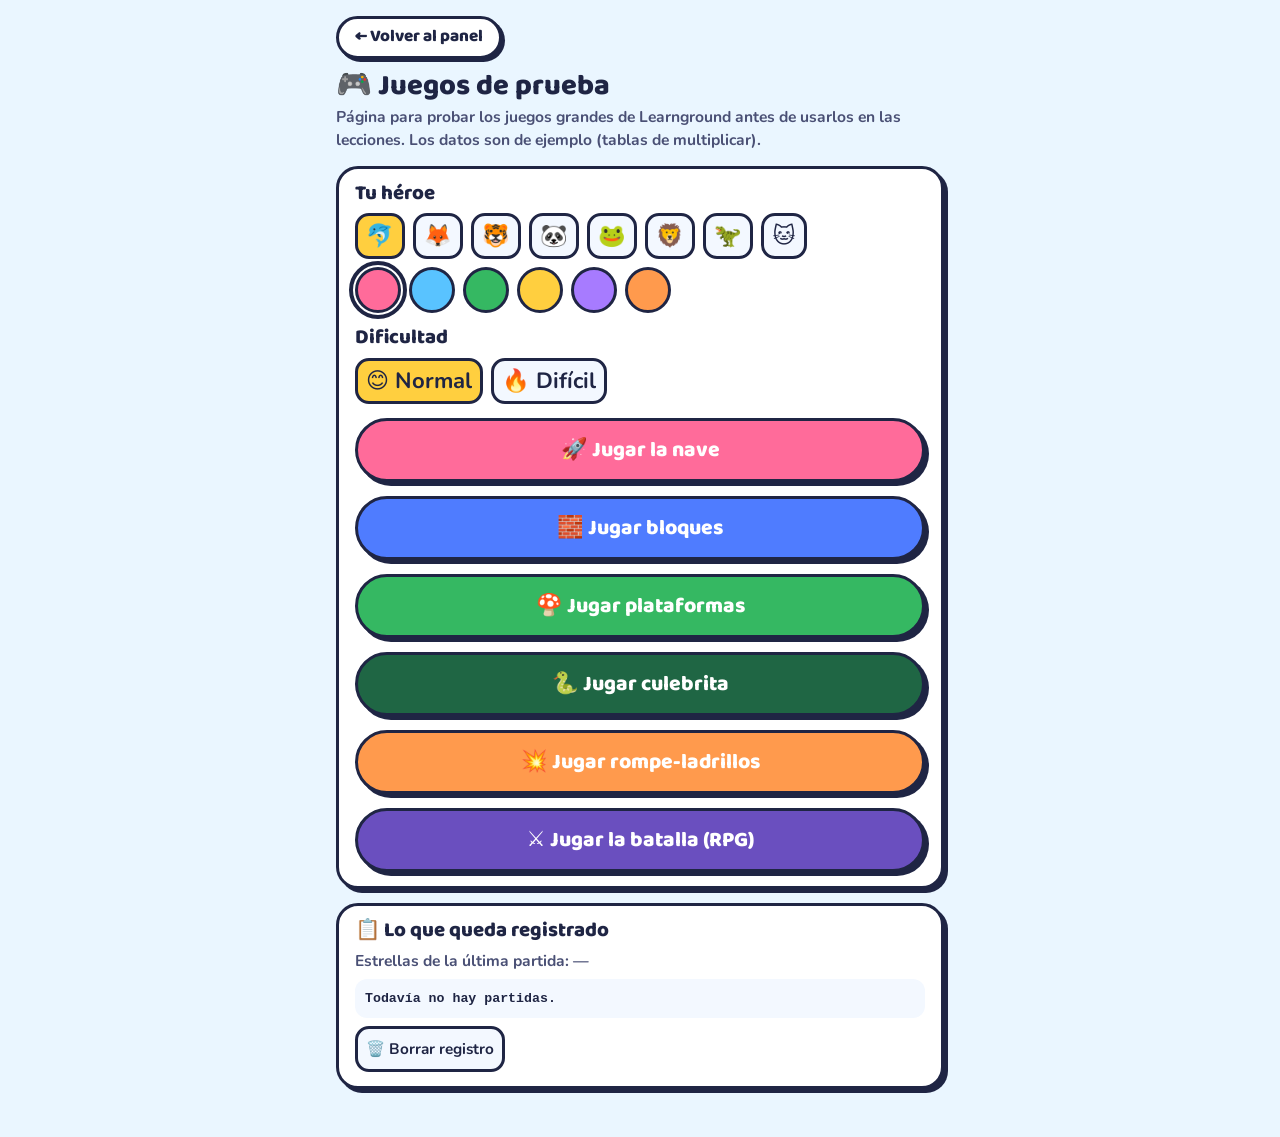
<file: public/juegos/prueba.html>
<!doctype html>
<html lang="es-CO">
<head>
<meta charset="utf-8">
<meta name="viewport" content="width=device-width, initial-scale=1, viewport-fit=cover">
<meta name="robots" content="noindex">
<title>Juegos de prueba · Learnground</title>
<link rel="icon" href="../icons/favicon-64.png" type="image/png">
<link rel="stylesheet" href="https://fonts.googleapis.com/css2?family=Baloo+2:wght@600;700;800&family=Nunito:wght@600;700;800&display=swap">
<style>
  :root { --bg:#eaf6ff; --ink:#1f2544; --card:#fff; --muted:#4a5075; --line:#1f2544; --soft:#f3f8ff;
    --f-head:"Baloo 2","Trebuchet MS",system-ui,sans-serif; --f-body:"Nunito","Trebuchet MS",system-ui,sans-serif; color-scheme:light; }
  @media (prefers-color-scheme: dark) { :root { --bg:#121a33; --ink:#f2f4ff; --card:#1f2a4d; --muted:#b9c0e6; --line:#0a0f22; --soft:#26335c; color-scheme:dark; } }
  * { box-sizing:border-box }
  body { margin:0; background:var(--bg); color:var(--ink); font-family:var(--f-body); font-weight:700; font-size:17px; line-height:1.45 }
  .wrap { max-width:640px; margin:0 auto; padding:16px 16px 48px }
  h1, h2 { font-family:var(--f-head); font-weight:800; line-height:1.1; margin:0 }
  h1 { font-size:1.7em } h2 { font-size:1.2em; margin-bottom:8px }
  .card { background:var(--card); border:3px solid var(--line); border-radius:22px; box-shadow:4px 4px 0 var(--line); padding:14px 16px; margin-top:14px }
  .suave { color:var(--muted); font-size:.92em; margin:4px 0 0 }
  .fila { display:flex; flex-wrap:wrap; gap:8px; margin-top:8px }
  .op { border:3px solid var(--line); border-radius:14px; background:var(--soft); color:var(--ink); font:inherit; font-size:1.3em; min-width:46px; height:46px; cursor:pointer; padding:0 8px }
  .op[aria-pressed="true"] { background:#ffcf3f; color:#1f2544 }
  .color { width:46px; border-radius:50% }
  .color[aria-pressed="true"] { outline:4px solid var(--ink); outline-offset:2px }
  .jugar { display:block; width:100%; margin-top:14px; font-family:var(--f-head); font-weight:800; font-size:1.25em; background:#ff6b9a; color:#fff;
    border:3px solid var(--line); border-radius:999px; padding:12px; box-shadow:4px 4px 0 var(--line); cursor:pointer }
  #juego { margin-top:14px }
  .volver { display:inline-block; margin-bottom:12px; font-family:var(--f-head); font-weight:800; color:var(--ink); background:var(--card);
    border:3px solid var(--line); border-radius:999px; padding:6px 16px; box-shadow:3px 3px 0 var(--line); text-decoration:none }
  pre { white-space:pre-wrap; word-break:break-word; background:var(--soft); border-radius:12px; padding:10px; font-size:.78em; margin:6px 0 0; max-height:260px; overflow:auto }
</style>
</head>
<body>
<div class="wrap">
  <a class="volver" href="../#/equipo" id="volver">← Volver al panel</a>
  <h1>🎮 Juegos de prueba</h1>
  <p class="suave">Página para probar los juegos grandes de Learnground antes de usarlos en las lecciones. Los datos son de ejemplo (tablas de multiplicar).</p>

  <div class="card" id="ajustes">
    <h2>Tu héroe</h2>
    <div class="fila" id="animales"></div>
    <div class="fila" id="colores"></div>
    <h2 style="margin-top:14px">Dificultad</h2>
    <div class="fila"><button class="op" data-d="normal" aria-pressed="true">😊 Normal</button><button class="op" data-d="dificil" aria-pressed="false">🔥 Difícil</button></div>
    <button class="jugar" data-juego="nave">🚀 Jugar la nave</button>
    <button class="jugar" data-juego="bloques" style="background:#4f7cff">🧱 Jugar bloques</button>
    <button class="jugar" data-juego="plataformas" style="background:#35b862">🍄 Jugar plataformas</button>
    <button class="jugar" data-juego="culebrita" style="background:#1f6644">🐍 Jugar culebrita</button>
    <button class="jugar" data-juego="ladrillos" style="background:#ff9a4d">💥 Jugar rompe-ladrillos</button>
    <button class="jugar" data-juego="rpg" style="background:#6a4fbf">⚔️ Jugar la batalla (RPG)</button>
  </div>

  <div id="juego"></div>

  <div class="card">
    <h2>📋 Lo que queda registrado</h2>
    <p class="suave">Estrellas de la última partida: <b id="estrellas">—</b></p>
    <pre id="registro">Todavía no hay partidas.</pre>
    <button class="op" id="borrar" style="font-size:.9em; margin-top:8px">🗑️ Borrar registro</button>
  </div>
</div>

<script src="motor-v1.js"></script>
<script>
  const ANIMALES = ["🐬", "🦊", "🐯", "🐼", "🐸", "🦁", "🦖", "🐱"];
  const COLORES = ["#ff6b9a", "#59c3ff", "#35b862", "#ffcf3f", "#a77bff", "#ff9a4d"];
  const REG = "lg-prueba-registro";
  let animal = "🐬", color = "#ff6b9a", dificil = false;

  const $ = (id) => document.getElementById(id);
  // Si llegó desde la app, vuelve a la pantalla anterior (conserva ?demo si estaba en la demo)
  $("volver").onclick = (e) => { if (history.length > 1 && document.referrer.startsWith(location.origin)) { e.preventDefault(); history.back(); } };
  $("animales").innerHTML = ANIMALES.map((a) => `<button class="op" data-a="${a}" aria-pressed="${a === animal}">${a}</button>`).join("");
  $("colores").innerHTML = COLORES.map((c) => `<button class="op color" data-c="${c}" style="background:${c}" aria-label="Color" aria-pressed="${c === color}"></button>`).join("");
  const marcar = (sel, attr, val) => document.querySelectorAll(sel).forEach((b) => b.setAttribute("aria-pressed", b.dataset[attr] === val));
  document.querySelectorAll("[data-a]").forEach((b) => b.onclick = () => { animal = b.dataset.a; marcar("[data-a]", "a", animal); });
  document.querySelectorAll("[data-c]").forEach((b) => b.onclick = () => { color = b.dataset.c; marcar("[data-c]", "c", color); });
  document.querySelectorAll("[data-d]").forEach((b) => b.onclick = () => { dificil = b.dataset.d === "dificil"; marcar("[data-d]", "d", b.dataset.d); });

  // ---------- Datos de ejemplo (así los mandaría una lección) ----------
  const rnd = (a, b) => a + Math.floor(Math.random() * (b - a + 1));
  const pick = (a) => a[Math.random() * a.length | 0];
  const shuffle = (a) => a.map((x) => [Math.random(), x]).sort((p, q) => p[0] - q[0]).map((p) => p[1]);
  function preguntaMult() {
    const a = rnd(2, 9), b = rnd(2, 9), p = a * b;
    const malas = [...new Set([p + a, p - b, p + b, a + b, p + 10].filter((x) => x > 0 && x !== p))];
    return { pregunta: `¿Cuánto es ${a} × ${b}?`, opciones: [String(p), ...shuffle(malas).slice(0, 3).map(String)], correcta: 0, explicacion: `${a} × ${b} = ${p}.` };
  }
  const DATOS_NAVE = {
    titulo: "🚀 La nave de las tablas",
    rondas: [
      { consigna: "Dispara a los resultados de la tabla del 3", bien: () => String(3 * rnd(1, 10)),
        mal: () => { let x; do { x = rnd(2, 31); } while (x % 3 === 0); return String(x); }, explica: "La tabla del 3: 3, 6, 9, 12, 15, 18…" },
      { consigna: "Dispara a los números pares", bien: () => String(2 * rnd(1, 25)), mal: () => String(2 * rnd(0, 24) + 1),
        explica: "Los pares terminan en 0, 2, 4, 6 u 8." },
      { consigna: "Dispara a las cuentas que dan 24", bien: ["3 × 8", "8 × 3", "4 × 6", "6 × 4", "2 × 12", "12 × 2"],
        mal: () => { let a, b; do { a = rnd(2, 9); b = rnd(2, 9); } while (a * b === 24); return `${a} × ${b}`; }, explica: "Haz la cuenta en tu cabeza: 4 × 6 = 24." },
    ],
    jefe: { nombre: "Olvidón", emoji: "👾", preguntas: () => Array.from({ length: 8 }, preguntaMult) },
  };
  const DATOS = {
    nave: DATOS_NAVE,
    bloques: { titulo: "🧱 Bloques de las tablas", preguntas: () => Array.from({ length: 8 }, preguntaMult) },
    plataformas: { titulo: "🍄 El camino de las tablas", preguntas: () => Array.from({ length: 8 }, preguntaMult) },
    culebrita: { titulo: "🐍 La culebrita de las tablas", rondas: DATOS_NAVE.rondas.slice(0, 2).map((r) => ({ ...r, consigna: r.consigna.replace("Dispara a", "Cómete") })) },
    ladrillos: { titulo: "💥 Rompe-ladrillos de las tablas", preguntas: () => Array.from({ length: 8 }, preguntaMult) },
    rpg: {
      titulo: "⚔️ La batalla de las tablas",
      preguntas: () => Array.from({ length: 8 }, preguntaMult),
      enemigos: [{ nombre: "Borrón", emoji: "👻" }, { nombre: "Enredón", emoji: "🐙" }],
      jefe: { nombre: "Olvidón", emoji: "👾" },
    },
  };
  const HABILIDAD = { nave: "atencion", bloques: "logica", plataformas: "coordinacion", culebrita: "atencion", ladrillos: "coordinacion", rpg: "logica" };

  function pintarRegistro() {
    let r = [];
    try { r = JSON.parse(localStorage.getItem(REG) || "[]"); } catch (e) {}
    $("registro").textContent = r.length ? r.slice(-8).reverse().map((x) => JSON.stringify(x)).join("\n") : "Todavía no hay partidas.";
  }
  $("borrar").onclick = () => { try { localStorage.removeItem(REG); } catch (e) {} pintarRegistro(); };

  function volver() { $("juego").innerHTML = ""; $("ajustes").scrollIntoView({ behavior: "smooth" }); pintarRegistro(); }
  document.querySelectorAll("[data-juego]").forEach((b) => b.onclick = () => {
    const tipo = b.dataset.juego;
    LG.jugar(tipo, $("juego"), DATOS[tipo], {
      id: tipo, hab: HABILIDAD[tipo], dificil, nombre: "campeón", heroe: { emoji: animal, color },
      registro: REG,
      alTerminar: (n) => { $("estrellas").textContent = "⭐".repeat(n); pintarRegistro(); },
      alSalir: volver,
      alCambiarDificultad: (d) => { dificil = d === "dificil"; marcar("[data-d]", "d", d); },
    });
  });
  pintarRegistro();
</script>
</body>
</html>
</file>
<file: public/css/tareki.css>
/* =============================================================================
   tareki.css — Estilo de Learnground (mismo lenguaje visual de las lecciones:
   bordes gruesos, sombras sólidas, colores vivos, Baloo 2 + Nunito).
   Celular: una columna y menú abajo. Computador (≥ 900 px): menú lateral y
   tableros de varias columnas.
   ============================================================================= */

:root {
  --bg: #eaf6ff; --ink: #1f2544; --card: #ffffff; --muted: #4a5075; --line: #1f2544; --soft: #f3f8ff;
  --sun: #ffcf3f; --pink: #ff6b9a; --green: #35b862; --blue: #59c3ff; --purple: #a77bff; --orange: #ff9a4d; --bad: #d6414f;
  --sun-s: #fff1a8; --pink-s: #ffd1e0; --green-s: #c9f7d6; --blue-s: #d6f0ff; --purple-s: #e3d4ff; --orange-s: #ffe0b8;
  --on-color: #1f2544;
  --f-head: "Baloo 2", "Trebuchet MS", system-ui, sans-serif;
  --f-body: "Nunito", "Trebuchet MS", system-ui, -apple-system, sans-serif;
  --r: 22px; --sombra: 4px 4px 0 var(--line);
  --menu-alto: 74px;
  color-scheme: light;
}
@media (prefers-color-scheme: dark) {
  :root:not([data-theme="light"]) { --bg: #121a33; --ink: #f2f4ff; --card: #1f2a4d; --muted: #b9c0e6; --line: #0a0f22; --soft: #26335c; color-scheme: dark; }
}
:root[data-theme="dark"] { --bg: #121a33; --ink: #f2f4ff; --card: #1f2a4d; --muted: #b9c0e6; --line: #0a0f22; --soft: #26335c; color-scheme: dark; }

/* Brillo del modo claro (🎨 Apariencia): --atenuar va de 0% a 40% y oscurece fondos y tarjetas.
   La pone js/apariencia.js solo en modo claro; el modo oscuro (más arriba) gana por especificidad. */
@supports (color: color-mix(in srgb, red, blue)) {
  :root {
    --atenuar: 0%; --hacia: #2b3150;
    --bg: color-mix(in srgb, #eaf6ff, var(--hacia) var(--atenuar));
    --card: color-mix(in srgb, #ffffff, var(--hacia) var(--atenuar));
    --soft: color-mix(in srgb, #f3f8ff, var(--hacia) var(--atenuar));
    --sun-s: color-mix(in srgb, #fff1a8, var(--hacia) var(--atenuar));
    --pink-s: color-mix(in srgb, #ffd1e0, var(--hacia) var(--atenuar));
    --green-s: color-mix(in srgb, #c9f7d6, var(--hacia) var(--atenuar));
    --blue-s: color-mix(in srgb, #d6f0ff, var(--hacia) var(--atenuar));
    --purple-s: color-mix(in srgb, #e3d4ff, var(--hacia) var(--atenuar));
    --orange-s: color-mix(in srgb, #ffe0b8, var(--hacia) var(--atenuar));
    --sun: color-mix(in srgb, #ffcf3f, var(--hacia) calc(var(--atenuar) / 2));
    --pink: color-mix(in srgb, #ff6b9a, var(--hacia) calc(var(--atenuar) / 2));
    --green: color-mix(in srgb, #35b862, var(--hacia) calc(var(--atenuar) / 2));
    --blue: color-mix(in srgb, #59c3ff, var(--hacia) calc(var(--atenuar) / 2));
    --purple: color-mix(in srgb, #a77bff, var(--hacia) calc(var(--atenuar) / 2));
    --orange: color-mix(in srgb, #ff9a4d, var(--hacia) calc(var(--atenuar) / 2));
  }
}

* { box-sizing: border-box; }
html { -webkit-text-size-adjust: 100%; }
body { margin: 0; background: var(--bg); color: var(--ink); font-family: var(--f-body); font-weight: 700; font-size: 17px; line-height: 1.45; min-height: 100dvh; }
h1, h2, h3 { font-family: var(--f-head); font-weight: 800; line-height: 1.1; margin: 0; }
p { margin: 0; }
button, input, select, textarea { font: inherit; color: inherit; }
a { color: inherit; }
:focus-visible { outline: 4px solid var(--sun); outline-offset: 2px; }
[hidden] { display: none !important; }
.suave { color: var(--muted); }
.peq { font-size: .86em; }
.centro { text-align: center; }
.sr { position: absolute; width: 1px; height: 1px; overflow: hidden; clip: rect(0 0 0 0); white-space: nowrap; }
body.hoja-abierta { overflow: hidden; }

/* ---------- Estructura ---------- */
.app { min-height: 100dvh; }
.vista { padding: calc(14px + env(safe-area-inset-top, 0px)) 16px calc(var(--menu-alto) + 28px + env(safe-area-inset-bottom, 0px)); max-width: 680px; margin: 0 auto; }
body.sin-menu .vista { padding-bottom: 32px; }
body.sin-menu .menu { display: none; }

.menu { position: fixed; z-index: 20; left: 0; right: 0; bottom: 0; display: flex; justify-content: space-around; align-items: stretch;
  background: var(--card); border-top: 3px solid var(--line); padding: 6px 4px calc(6px + env(safe-area-inset-bottom, 0px)); }
.menu .menu-marca, .menu .menu-perfil, .menu .menu-pie { display: none; }
.menu-items { display: contents; }
.menu a, .menu button.menu-item { flex: 1; display: flex; flex-direction: column; align-items: center; justify-content: center; gap: 0; min-width: 0;
  text-decoration: none; font-family: var(--f-head); font-weight: 800; font-size: .78em; color: var(--muted); border-radius: 16px; padding: 4px 2px; background: none; border: 0; cursor: pointer; }
.menu .mi-emoji { font-size: 1.7em; line-height: 1.1; transition: transform .2s; }
.menu a.activo { color: var(--ink); background: var(--sun-s); }
.menu a.activo .mi-emoji { transform: scale(1.15) rotate(-6deg); }
:root[data-theme="dark"] .menu a.activo, .oscuro .menu a.activo { color: #1f2544; }

@media (min-width: 900px) {
  .app { display: grid; grid-template-columns: 252px minmax(0, 1fr); }
  .menu { position: sticky; top: 0; height: 100dvh; flex-direction: column; justify-content: flex-start; gap: 6px; border-top: 0; border-right: 3px solid var(--line); padding: 22px 14px; }
  .menu .menu-marca { display: flex; align-items: center; gap: 10px; text-decoration: none; margin: 0 6px 14px; }
  .menu-items { display: flex; flex-direction: column; gap: 6px; }
  .menu a, .menu button.menu-item { flex: none; flex-direction: row; justify-content: flex-start; gap: 12px; font-size: 1.05em; padding: 10px 14px; border: 3px solid transparent; }
  .menu a.activo { border-color: var(--line); box-shadow: 3px 3px 0 var(--line); }
  .menu a:hover:not(.activo), .menu button.menu-item:hover { background: var(--soft); }
  .menu .mi-emoji { font-size: 1.5em; }
  .menu .menu-perfil { display: flex; flex-direction: row; justify-content: flex-start; font-size: 1em; align-items: center; gap: 10px; margin: 0 4px 12px; padding: 10px; background: var(--soft); border: 3px solid var(--line); border-radius: 18px; text-decoration: none; }
  .menu-perfil .av { width: 44px; height: 44px; font-size: 26px; }
  .menu-perfil small { display: block; color: var(--muted); font-weight: 700; font-size: .78em; }
  .menu .menu-pie { display: flex; flex-direction: column; gap: 6px; margin-top: auto; }
  .vista { max-width: 1180px; margin: 0; padding: 28px 34px 48px; }
  body.sin-menu .app { display: block; }
  body.sin-menu .vista { margin: 0 auto; }
}

/* ---------- Marca ---------- */
.marca-logo { width: 46px; height: 46px; border-radius: 15px; background: var(--sun); border: 3px solid var(--line); box-shadow: 3px 3px 0 var(--line); display: grid; place-items: center; font-size: 26px; flex: none; }
.marca-nombre { font-family: var(--f-head); font-weight: 800; font-size: 1.7em; letter-spacing: -.01em; color: var(--ink); }
.marca-nombre b { color: var(--pink); }

/* ---------- Piezas ---------- */
.card { background: var(--card); border: 3px solid var(--line); border-radius: var(--r); box-shadow: var(--sombra); padding: 18px; }
.card.plano { box-shadow: none; }
.btn { display: inline-flex; align-items: center; justify-content: center; gap: 8px; font-family: var(--f-head); font-weight: 800; font-size: 1.1em; line-height: 1.2;
  background: var(--pink); color: #fff; border: 3px solid var(--line); border-radius: 999px; padding: 10px 22px; box-shadow: 4px 4px 0 var(--line); cursor: pointer; text-decoration: none; text-align: center; }
.btn:active { transform: translate(3px, 3px); box-shadow: 1px 1px 0 var(--line); }
.btn:disabled { opacity: .55; cursor: not-allowed; transform: none; box-shadow: 4px 4px 0 var(--line); }
.btn.bloque { display: flex; width: 100%; }
.btn-blanco { background: var(--card); color: var(--ink); }
.btn-verde { background: var(--green); color: #fff; }
.btn-azul { background: var(--blue); color: #10233a; }
.btn-sol { background: var(--sun); color: #1f2544; }
.btn-wa { background: #25d366; color: #0a2a14; }
.btn-peligro { background: var(--bad); color: #fff; }
.btn-peq { font-size: .92em; padding: 6px 14px; box-shadow: 3px 3px 0 var(--line); }
.btn-redondo { width: 42px; height: 42px; border-radius: 14px; border: 3px solid var(--line); background: var(--card); color: var(--ink); cursor: pointer; font-size: 1.05em; font-weight: 800; flex: none; display: grid; place-items: center; }
.link { background: none; border: 0; color: var(--muted); text-decoration: underline; cursor: pointer; padding: 6px; font-weight: 800; }
.chip { display: inline-flex; align-items: center; gap: 4px; background: var(--soft); color: var(--ink); border: 2px solid var(--line); border-radius: 999px; padding: 1px 10px; font-size: .84em; font-weight: 800; white-space: nowrap; }
.chip.sol { background: var(--sun); color: #1f2544; }
.chip.verde { background: var(--green-s); color: #0d2a17; }
.chip.rosa { background: var(--pink); color: #fff; }
.chip.morado { background: var(--purple-s); color: #2a1a55; }
.chip.rojo { background: #ffd0d4; color: #6a0d18; }
.fila { display: flex; align-items: center; gap: 10px; }
.fila.entre { justify-content: space-between; }
.fila.envolver { flex-wrap: wrap; }
.pila { display: grid; gap: 14px; }
.pila.chica { gap: 8px; }
.sep { height: 18px; }
.av { display: inline-grid; place-items: center; border-radius: 50%; border: 3px solid var(--line); background: var(--soft); flex: none; line-height: 1; }

.barra { height: 14px; border: 2px solid var(--line); border-radius: 99px; background: var(--soft); overflow: hidden; }
.barra i { display: block; height: 100%; background: var(--green); border-radius: 99px; transition: width .6s ease; }
.barra.sol i { background: var(--sun); } .barra.rosa i { background: var(--pink); } .barra.azul i { background: var(--blue); }
.barra.verde i { background: var(--green); } .barra.amarillo i { background: var(--sun); } .barra.rojo i { background: var(--bad); }
.estrellas { letter-spacing: 1px; white-space: nowrap; }
.estrellas .apagadas { filter: grayscale(1); opacity: .28; }

.titulo-seccion { display: flex; align-items: baseline; justify-content: space-between; gap: 10px; margin: 26px 0 12px; }
.titulo-seccion h2 { font-size: 1.45em; }
.titulo-seccion:first-child { margin-top: 0; }
.cabecera { display: flex; flex-wrap: wrap; align-items: center; justify-content: space-between; gap: 12px; margin-bottom: 18px; }
.cabecera h1 { font-size: 1.9em; }
@media (min-width: 900px) { .cabecera h1 { font-size: 2.3em; } }

/* Lulo */
.lulo { display: flex; align-items: flex-end; gap: 10px; }
.lulo-buho { font-size: 48px; line-height: 1; flex: none; animation: saltito 2.8s ease-in-out infinite; transform-origin: bottom center; }
.lulo-globo { flex: 1; background: var(--card); color: var(--ink); border: 3px solid var(--line); border-radius: 18px 18px 18px 4px; padding: 8px 14px; font-weight: 800; box-shadow: 3px 3px 0 var(--line); }
@keyframes saltito { 0%, 70%, 100% { transform: none; } 78% { transform: translateY(-8px) rotate(-6deg); } 86% { transform: translateY(0) rotate(4deg); } }

/* Formularios */
.campo { display: grid; gap: 6px; }
.campo label, .etiqueta { font-weight: 800; }
.campo small { color: var(--muted); font-weight: 700; }
input[type=text], input[type=email], input[type=password], input[type=search], input:not([type]), select, textarea {
  width: 100%; background: var(--soft); border: 3px solid var(--line); border-radius: 16px; padding: 11px 14px; font-weight: 700; font-size: 16px; }
input:focus, select:focus, textarea:focus { outline: none; background: var(--card); box-shadow: 0 0 0 4px var(--sun); }
.error { color: var(--bad); font-weight: 800; min-height: 1.4em; }
.codigo-input { text-transform: uppercase; letter-spacing: .14em; font-family: var(--f-head); font-size: 1.35em !important; text-align: center; }

/* Hoja (ventana) */
.hoja-fondo { position: fixed; inset: 0; z-index: 50; background: rgba(15, 20, 40, .55); animation: aparecer .2s; }
.hoja { position: fixed; z-index: 51; left: 0; right: 0; bottom: 0; max-height: 92dvh; display: flex; flex-direction: column; background: var(--card); border: 3px solid var(--line); border-bottom: 0;
  border-radius: 26px 26px 0 0; padding: 0 18px calc(16px + env(safe-area-inset-bottom, 0px)); animation: subir .25s ease-out; }
.hoja-agarre { width: 46px; height: 6px; border-radius: 9px; background: var(--soft); margin: 8px auto 4px; flex: none; }
.hoja-cab { display: flex; align-items: center; justify-content: space-between; gap: 10px; padding: 6px 0 10px; flex: none; }
.hoja-cab h2 { font-size: 1.45em; }
.hoja-cuerpo { overflow-y: auto; flex: 1; padding-bottom: 6px; display: grid; gap: 14px; align-content: start; }
.hoja-pie { display: grid; grid-auto-flow: column; grid-auto-columns: 1fr; gap: 10px; padding-top: 12px; flex: none; }
@media (min-width: 700px) {
  .hoja { left: 50%; right: auto; bottom: auto; top: 50%; transform: translate(-50%, -50%); width: min(520px, 92vw); max-height: 86dvh; border-radius: 26px; border-bottom: 3px solid var(--line); box-shadow: 8px 8px 0 var(--line); animation: aparecer .2s; padding-bottom: 18px; }
  .hoja.ancha { width: min(820px, 94vw); }
  .hoja-agarre { visibility: hidden; height: 2px; }
}
@keyframes subir { from { transform: translateY(100%); } }
@keyframes aparecer { from { opacity: 0; } }

.toast { position: fixed; z-index: 60; left: 50%; bottom: calc(var(--menu-alto) + 18px + env(safe-area-inset-bottom, 0px)); transform: translateX(-50%); background: var(--ink); color: var(--bg);
  padding: 10px 18px; border-radius: 999px; font-weight: 800; max-width: min(92vw, 520px); text-align: center; box-shadow: 4px 4px 0 rgba(0, 0, 0, .25); animation: brinco .4s; }
@media (min-width: 900px) { .toast { bottom: 28px; } }
@keyframes brinco { 0% { transform: translate(-50%, 20px); opacity: 0; } 60% { transform: translate(-50%, -4px); } }
.confeti { position: fixed; inset: 0; pointer-events: none; z-index: 70; }

.vacio { text-align: center; display: grid; gap: 8px; justify-items: center; box-shadow: none; border-style: dashed; }
.vacio-emoji { font-size: 56px; line-height: 1; }
.vacio h3 { font-size: 1.3em; }

/* ---------- Ingreso ---------- */
.ingreso { min-height: calc(100dvh - 60px); display: grid; place-items: center; }
.ingreso-caja { width: 100%; max-width: 440px; display: grid; gap: 18px; }
.ingreso .marca { display: flex; align-items: center; gap: 12px; justify-content: center; }
.ingreso .marca-logo { width: 64px; height: 64px; font-size: 36px; border-radius: 20px; }
.ingreso .marca-nombre { font-size: 2.6em; }
.ingreso .lema { text-align: center; color: var(--muted); margin-top: -8px; }
.pestanas { display: grid; grid-template-columns: 1fr 1fr; background: var(--soft); border: 3px solid var(--line); border-radius: 999px; padding: 4px; gap: 4px; }
.pestanas button { border: 0; background: none; border-radius: 999px; padding: 8px; font-family: var(--f-head); font-weight: 800; font-size: 1.05em; cursor: pointer; color: var(--muted); }
.pestanas button[aria-selected="true"] { background: var(--sun); color: #1f2544; box-shadow: 0 3px 0 var(--line); }
.demo-caja { background: var(--soft); border: 2px dashed var(--line); border-radius: 18px; padding: 12px 14px; display: grid; gap: 8px; font-size: .92em; }
.demo-caja .fila { flex-wrap: wrap; }
.flotan { position: fixed; inset: 0; pointer-events: none; z-index: -1; overflow: hidden; }
.flotan span { position: absolute; font-size: 38px; opacity: .35; animation: flotar 9s ease-in-out infinite alternate; }
@keyframes flotar { to { transform: translate(18px, -26px) rotate(14deg); } }
@media (prefers-reduced-motion: reduce) { .flotan span, .lulo-buho { animation: none; } }

/* ---------- Perfiles ---------- */
.perfiles { display: grid; grid-template-columns: repeat(auto-fit, minmax(140px, 1fr)); gap: 16px; }
.perfil { display: grid; justify-items: center; gap: 8px; padding: 18px 10px; cursor: pointer; text-align: center; color: var(--ink); }
.perfil:active { transform: translate(3px, 3px); box-shadow: 1px 1px 0 var(--line); }
.perfil .av { width: 92px; height: 92px; font-size: 54px; }
.perfil h3 { font-size: 1.35em; }
.perfil.agregar { border-style: dashed; box-shadow: none; color: var(--muted); }
.perfil.agregar .av { background: none; border-style: dashed; font-size: 40px; }
.avatares { display: grid; grid-template-columns: repeat(8, minmax(0, 1fr)); gap: 6px; }
.avatares button { aspect-ratio: 1; border: 3px solid transparent; border-radius: 14px; background: var(--soft); font-size: 26px; cursor: pointer; padding: 0; }
.avatares button[aria-pressed="true"] { border-color: var(--line); background: var(--sun); transform: scale(1.08); }
.colores { display: flex; gap: 8px; flex-wrap: wrap; }
.colores button { width: 40px; height: 40px; border-radius: 50%; border: 3px solid var(--line); cursor: pointer; }
.colores button[aria-pressed="true"] { box-shadow: 0 0 0 4px var(--card), 0 0 0 7px var(--line); }
.grados { display: flex; gap: 6px; flex-wrap: wrap; }
.grados button { min-width: 48px; border: 3px solid var(--line); border-radius: 14px; background: var(--card); padding: 6px 10px; font-family: var(--f-head); font-weight: 800; cursor: pointer; }
.grados button[aria-pressed="true"] { background: var(--ink); color: var(--bg); }

/* ---------- Inicio del niño ---------- */
.tablero { display: grid; gap: 18px; align-items: start; }
@media (min-width: 900px) { .tablero { grid-template-columns: minmax(0, 1.65fr) minmax(300px, 1fr); gap: 26px; } .tablero .lado { position: sticky; top: 28px; } }

.saludo { position: relative; overflow: hidden; color: #10233a; padding: 20px 20px 18px; }
.saludo-cab { display: flex; align-items: center; justify-content: space-between; gap: 12px; }
.saludo h1 { font-size: 2em; }
.saludo .av-grande { width: 76px; height: 76px; font-size: 46px; background: rgba(255, 255, 255, .6); }
.saludo .lulo { margin-top: 14px; }
.saludo .lulo-globo { font-size: .95em; }
.cifras { display: grid; grid-template-columns: repeat(3, minmax(0, 1fr)); gap: 10px; }
.cifra { background: var(--card); border: 3px solid var(--line); border-radius: 18px; padding: 10px 8px; text-align: center; display: grid; gap: 0; }
.cifra b { font-family: var(--f-head); font-size: 1.6em; line-height: 1.1; }
.cifra span { font-size: .78em; color: var(--muted); font-weight: 800; }

.racha { background: linear-gradient(160deg, #ffb347, #ff6b6b); color: #fff; text-align: center; position: relative; overflow: hidden; }
.racha.fria { background: linear-gradient(160deg, #8a94c4, #5b6599); }
.racha .fuego { font-size: 70px; line-height: 1; display: inline-block; animation: llama 1.4s ease-in-out infinite alternate; filter: drop-shadow(0 4px 0 rgba(0, 0, 0, .15)); }
.racha.fria .fuego { animation: none; filter: grayscale(.6); }
@keyframes llama { to { transform: scale(1.08) rotate(-4deg); } }
.racha .numero { font-family: var(--f-head); font-size: 3.2em; line-height: .9; text-shadow: 3px 3px 0 rgba(0, 0, 0, .18); }
.racha .que { font-family: var(--f-head); font-size: 1.15em; }
.racha p { font-size: .92em; opacity: .95; margin-top: 4px; }
.semana { display: grid; grid-template-columns: repeat(7, minmax(0, 1fr)); gap: 6px; margin-top: 14px; }
.semana div { display: grid; justify-items: center; gap: 3px; font-size: .78em; font-weight: 800; }
.semana i { width: 34px; height: 34px; border-radius: 50%; border: 3px solid rgba(255, 255, 255, .85); background: rgba(255, 255, 255, .2); display: grid; place-items: center; font-style: normal; font-size: 17px; }
.semana .si i { background: #fff; }
.semana .hoy i { box-shadow: 0 0 0 3px rgba(31, 37, 68, .35); }
.semana .hoy span { text-decoration: underline; text-underline-offset: 3px; }
@media (prefers-reduced-motion: reduce) { .racha .fuego { animation: none; } }

.lecciones { display: grid; gap: 14px; }
@media (min-width: 640px) { .lecciones.rejilla { grid-template-columns: repeat(2, minmax(0, 1fr)); } }
.leccion { display: grid; grid-template-columns: auto minmax(0, 1fr); gap: 14px; align-items: center; cursor: pointer; text-align: left; width: 100%; color: var(--ink); position: relative; text-decoration: none; }
.leccion:active { transform: translate(3px, 3px); box-shadow: 1px 1px 0 var(--line); }
.leccion:hover { transform: translate(-1px, -1px); box-shadow: 6px 6px 0 var(--line); }
.leccion .icono { width: 66px; height: 66px; border-radius: 20px; border: 3px solid var(--line); display: grid; place-items: center; font-size: 36px; color: #1f2544; }
.leccion h3 { font-size: 1.22em; }
.leccion .meta { font-size: .85em; color: var(--muted); margin-top: 2px; }
.leccion .barra { margin-top: 8px; height: 12px; }
.leccion .pie { display: flex; align-items: center; justify-content: space-between; gap: 8px; margin-top: 6px; font-size: .85em; font-weight: 800; }
.sello-nueva { position: absolute; top: -12px; right: 12px; background: var(--pink); color: #fff; border: 3px solid var(--line); border-radius: 999px; padding: 0 12px; font-family: var(--f-head); font-weight: 800; transform: rotate(4deg); animation: latido 1.6s ease-in-out infinite; }
@keyframes latido { 50% { transform: rotate(4deg) scale(1.08); } }
.leccion.terminada .icono::after { content: "✅"; position: absolute; font-size: 22px; transform: translate(26px, 24px); }
.leccion.terminada .icono { position: relative; }
.leccion.nueva { border-color: var(--pink); box-shadow: 4px 4px 0 var(--pink); }

.destacada { display: grid; gap: 12px; background: var(--blue-s); color: #10233a; }
.destacada .fila { align-items: flex-start; }
.destacada h2 { font-size: 1.5em; }
.destacada .icono { width: 76px; height: 76px; border-radius: 22px; border: 3px solid var(--line); display: grid; place-items: center; font-size: 44px; flex: none; }

.medallas { display: grid; grid-template-columns: repeat(auto-fill, minmax(104px, 1fr)); gap: 12px; }
.medalla { display: grid; justify-items: center; text-align: center; gap: 4px; padding: 14px 8px; }
.medalla .m { font-size: 46px; line-height: 1; }
.medalla b { font-family: var(--f-head); font-size: 1.05em; line-height: 1.1; }
.medalla small { font-size: .74em; color: var(--muted); line-height: 1.2; }
.medalla.bloqueada { box-shadow: none; border-style: dashed; background: var(--soft); }
.medalla.bloqueada .m { filter: grayscale(1); opacity: .3; }
.medalla.ganada { background: var(--sun-s); color: #1f2544; }
.medalla.ganada small { color: #4a5075; }

/* ---------- Visor de lección ---------- */
body.en-leccion .menu { display: none; }
body.en-leccion .vista { padding: 0; max-width: none; margin: 0; }
body.en-leccion .app { display: block; }
.visor { position: fixed; inset: 0; z-index: 30; display: flex; flex-direction: column; background: var(--bg); }
.visor-barra { display: flex; align-items: center; gap: 10px; padding: calc(8px + env(safe-area-inset-top, 0px)) 12px 8px; background: var(--card); border-bottom: 3px solid var(--line); flex: none; }
.visor-barra .btn { padding: 6px 14px; font-size: 1em; box-shadow: 3px 3px 0 var(--line); flex: none; }
.visor-barra .titulo { min-width: 0; flex: 1; }
.visor-barra strong { display: block; font-family: var(--f-head); font-size: 1.1em; white-space: nowrap; overflow: hidden; text-overflow: ellipsis; }
.visor-barra small { display: block; color: var(--muted); font-size: .78em; }
.guardado { font-size: .8em; font-weight: 800; color: var(--muted); white-space: nowrap; }
.guardado.ok { color: var(--green); }
.visor-cuerpo { flex: 1; display: flex; min-height: 0; }
.visor iframe { flex: 1; width: 100%; height: 100%; border: 0; background: var(--bg); }
.visor-lado { display: none; }
.visor .cargando { flex: 1; display: grid; place-items: center; text-align: center; gap: 10px; }
.visor .cargando .lulo-buho { font-size: 70px; }
@media (min-width: 1100px) {
  .visor-cuerpo { padding: 0 0 0 0; }
  .visor iframe { max-width: 760px; margin: 0 auto; border-left: 3px solid var(--line); border-right: 3px solid var(--line); }
  .visor-lado { display: flex; flex-direction: column; gap: 14px; width: 340px; flex: none; padding: 18px 22px 18px 18px; overflow-y: auto; overflow-x: hidden; border-left: 3px solid var(--line); background: var(--soft); }
  .visor-lado > * { flex: none; min-width: 0; }
  .visor-cuerpo::before { content: ""; width: 0; }
}
.mini-juegos { display: grid; gap: 6px; }
.mini-juegos div { display: flex; align-items: center; justify-content: space-between; gap: 8px; background: var(--card); border: 2px solid var(--line); border-radius: 12px; padding: 4px 10px; font-size: .9em; }
.mini-juegos span:first-child { min-width: 0; overflow: hidden; text-overflow: ellipsis; white-space: nowrap; }

/* ---------- Papás ---------- */
.selector-ninos { display: flex; gap: 8px; overflow-x: auto; padding: 2px 2px 8px; }
.selector-ninos button { flex: none; display: flex; align-items: center; gap: 8px; background: var(--card); border: 3px solid var(--line); border-radius: 999px; padding: 4px 16px 4px 6px; font-family: var(--f-head); font-weight: 800; font-size: 1.05em; cursor: pointer; box-shadow: 3px 3px 0 var(--line); color: var(--ink); }
.selector-ninos .av { width: 34px; height: 34px; font-size: 20px; border-width: 2px; }
.selector-ninos button[aria-pressed="true"] { background: var(--sun); color: #1f2544; }
.kpis { display: grid; grid-template-columns: repeat(2, minmax(0, 1fr)); gap: 12px; }
@media (min-width: 900px) { .kpis { grid-template-columns: repeat(4, minmax(0, 1fr)); } }
.kpi { display: grid; gap: 2px; padding: 14px 16px; }
.kpi span { color: var(--muted); font-size: .85em; font-weight: 800; }
.kpi b { font-family: var(--f-head); font-size: 2em; line-height: 1.05; }
.kpi small { color: var(--muted); font-size: .8em; }
.kpi .em { font-size: 1.2em; }
.columnas { display: grid; gap: 18px; align-items: start; }
@media (min-width: 900px) { .columnas { grid-template-columns: repeat(2, minmax(0, 1fr)); } .columnas .ancho { grid-column: 1 / -1; } }
.card h2 { font-size: 1.3em; margin-bottom: 10px; }
.card h2 small { font-family: var(--f-body); font-size: .62em; color: var(--muted); font-weight: 700; }
.consejos { display: grid; gap: 10px; }
.consejo { display: grid; grid-template-columns: auto minmax(0, 1fr); gap: 12px; align-items: start; border: 2px solid var(--line); border-radius: 16px; padding: 10px 12px; background: var(--soft); }
.consejo .em { font-size: 28px; line-height: 1.1; }
.consejo b { display: block; font-family: var(--f-head); font-size: 1.05em; line-height: 1.2; }
.consejo p { font-size: .92em; margin-top: 2px; }
.consejo.alerta { border-left: 8px solid var(--bad); }
.consejo.bien { border-left: 8px solid var(--green); }
.consejo.idea { border-left: 8px solid var(--sun); }
.temas { display: grid; gap: 10px; }
.tema { display: grid; grid-template-columns: minmax(0, 1.3fr) minmax(0, 1fr) auto; gap: 10px; align-items: center; font-size: .92em; }
.tema span { min-width: 0; }
.tema small { display: block; color: var(--muted); font-size: .82em; }
.grafico { display: flex; align-items: flex-end; gap: 8px; height: calc(var(--alto) + 40px); padding-top: 4px; }
.g-col { flex: 1; min-width: 0; max-width: 64px; height: 100%; display: flex; flex-direction: column; justify-content: flex-end; align-items: center; gap: 3px; }
.g-col b { font-size: .78em; }
.g-col i { width: 100%; border-radius: 8px 8px 3px 3px; border: 2px solid var(--line); background: var(--blue); max-height: var(--alto); }
.g-col i.verde { background: var(--green); } .g-col i.amarillo { background: var(--sun); } .g-col i.rojo { background: var(--bad); } .g-col i.rosa { background: var(--pink); } .g-col i.vacio { background: var(--soft); border-style: dashed; }
.g-col small { font-size: .7em; color: var(--muted); white-space: nowrap; overflow: hidden; text-overflow: ellipsis; max-width: 100%; border-top: 2px solid var(--line); width: 100%; text-align: center; padding-top: 2px; }
.lista-lecciones { display: grid; gap: 10px; }
.fila-leccion { display: grid; grid-template-columns: auto minmax(0, 1fr) auto; gap: 12px; align-items: center; border: 2px solid var(--line); border-radius: 16px; padding: 10px 12px; background: var(--soft); cursor: pointer; text-align: left; width: 100%; color: var(--ink); }
.fila-leccion:hover { background: var(--card); }
.fila-leccion .icono { width: 44px; height: 44px; border-radius: 14px; border: 2px solid var(--line); display: grid; place-items: center; font-size: 24px; color: #1f2544; }
.fila-leccion b { display: block; line-height: 1.2; }
.fila-leccion small { color: var(--muted); }
.fila-leccion .barra { height: 9px; margin-top: 5px; }
.nota { display: inline-grid; place-items: center; min-width: 54px; height: 54px; border-radius: 50%; border: 3px solid var(--line); font-family: var(--f-head); font-size: 1.3em; color: #1f2544; }
.nota.sup { background: #c9f7d6; } .nota.alt { background: #d6f0ff; } .nota.bas { background: #fff1a8; } .nota.baj { background: #ffd9c9; } .nota.sin { background: var(--soft); color: var(--muted); font-size: .9em; }
ul.limpia { margin: 0; padding-left: 1.2em; display: grid; gap: 6px; }
.detalle-tips h3 { font-size: 1.1em; margin: 6px 0; }

/* ---------- Equipo ---------- */
.tabla { display: grid; gap: 8px; }
.tabla-fila { display: grid; grid-template-columns: auto minmax(0, 1fr) auto; gap: 12px; align-items: center; background: var(--card); border: 3px solid var(--line); border-radius: 18px; padding: 10px 14px; color: var(--ink); text-decoration: none; text-align: left; width: 100%; cursor: pointer; }
.tabla-fila:hover { box-shadow: 3px 3px 0 var(--line); }
.tabla-fila .av { width: 46px; height: 46px; font-size: 26px; }
.tabla-fila b { display: block; }
.tabla-fila small { color: var(--muted); }
.tabla-fila .lado-der { display: flex; gap: 6px; align-items: center; flex-wrap: wrap; justify-content: flex-end; }
@media (max-width: 520px) { .tabla-fila .lado-der .chip:not(:first-child) { display: none; } }
.zona-archivo { position: relative; display: grid; place-items: center; text-align: center; gap: 6px; min-height: 150px; border: 3px dashed var(--line); border-radius: 22px; background: var(--soft); padding: 18px; cursor: pointer; }
.zona-archivo.encima { background: var(--sun-s); color: #1f2544; }
.zona-archivo input { position: absolute; inset: 0; opacity: 0; cursor: pointer; }
.zona-archivo .em { font-size: 46px; line-height: 1; }
.alerta-caja { border: 3px solid var(--bad); background: #ffe3e6; color: #4a0d16; border-radius: 16px; padding: 10px 14px; font-size: .95em; }
.ok-caja { border: 3px solid var(--green); background: #dff7e6; color: #0d2a17; border-radius: 16px; padding: 10px 14px; font-size: .95em; }
.codigo-grande { font-family: var(--f-head); font-size: 2.1em; letter-spacing: .1em; text-align: center; background: var(--sun); color: #1f2544; border: 3px solid var(--line); border-radius: 18px; padding: 8px; box-shadow: var(--sombra); user-select: all; }
.resultados-nino { display: grid; gap: 6px; max-height: 260px; overflow-y: auto; }
.resultados-nino button { display: flex; align-items: center; gap: 10px; text-align: left; border: 2px solid var(--line); border-radius: 14px; background: var(--card); padding: 6px 10px; cursor: pointer; color: var(--ink); }
.resultados-nino button[aria-pressed="true"] { background: var(--sun); color: #1f2544; }
.resultados-nino .av { width: 34px; height: 34px; font-size: 20px; border-width: 2px; }
.materias { display: flex; flex-wrap: wrap; gap: 6px; }
.materias button { border: 3px solid var(--line); border-radius: 999px; background: var(--card); padding: 4px 12px; font-weight: 800; cursor: pointer; color: var(--ink); }
.materias button[aria-pressed="true"] { background: var(--ink); color: var(--bg); }
.banda-demo { background: repeating-linear-gradient(45deg, var(--sun), var(--sun) 12px, #ffe27a 12px, #ffe27a 24px); color: #1f2544; border: 3px solid var(--line); border-radius: 16px; padding: 8px 14px; font-size: .88em; display: flex; gap: 10px; align-items: center; justify-content: space-between; flex-wrap: wrap; margin-bottom: 16px; }

/* Códigos en celular: los botones bajan a otra línea */
@media (max-width: 520px) {
  .tabla-fila.codigo { grid-template-columns: auto minmax(0, 1fr); }
  .tabla-fila.codigo .lado-der { grid-column: 1 / -1; justify-content: flex-start; }
  .tabla-fila.codigo .lado-der .chip { display: inline-flex !important; }
}

/* Subir varias lecciones */
.icono-mini { width: 38px; height: 38px; border-radius: 12px; border: 2px solid var(--line); display: grid; place-items: center; font-size: 20px; flex: none; color: #1f2544; }
.cortar { min-width: 0; overflow: hidden; text-overflow: ellipsis; white-space: nowrap; }
.rejilla-subir { display: grid; gap: 10px; }
@media (min-width: 900px) { .rejilla-subir { grid-template-columns: minmax(0, 1.4fr) minmax(0, .9fr) minmax(0, 1.2fr); } }

/* Lista de juegos del visor: que las estrellas no empujen la tarjeta */
.mini-juegos div { min-width: 0; }
.mini-juegos .estrellas { flex: none; font-size: .82em; letter-spacing: 0; }

/* Tarjeta de avisos */
.diag-avisos { display: grid; gap: 4px; background: var(--card); color: var(--ink); border: 2px dashed var(--line); border-radius: 14px; padding: 8px 12px; font-size: .88em; }
.ayuda-avisos { margin-top: 6px; font-size: .9em; }
.ayuda-avisos summary { cursor: pointer; font-weight: 800; text-decoration: underline; }
.ayuda-avisos ul { margin-top: 8px; }
.tarjeta-avisos .em { font-size: 34px; line-height: 1; flex: none; }
.tarjeta-avisos b { font-family: var(--f-head); font-size: 1.15em; }
.tarjeta-avisos.apagados, .tarjeta-avisos.instalar-ios { background: var(--sun-s); color: #1f2544; }
.tarjeta-avisos.apagados .suave, .tarjeta-avisos.instalar-ios .suave { color: #4a5075; }
.tarjeta-avisos.activos { background: var(--green-s); color: #0d2a17; }
.tarjeta-avisos.activos .suave { color: #2a4a33; }
.tarjeta-avisos.bloqueados { background: #ffe3e6; color: #4a0d16; }
.pasos-ios { margin-top: 8px; }
.pasos-ios li { margin-bottom: 4px; }

/* Mensualidad: aviso de vencimiento y datos de pago */
.banner-vence { display: grid; grid-template-columns: auto minmax(0, 1fr); gap: 10px 12px; align-items: center; background: var(--sun-s); color: #1f2544; margin-bottom: 18px; }
.banner-vence .em { font-size: 34px; }
.banner-vence b { font-family: var(--f-head); font-size: 1.1em; }
.banner-vence .btn { grid-column: 1 / -1; justify-self: start; }
@media (min-width: 700px) { .banner-vence { grid-template-columns: auto minmax(0, 1fr) auto; } .banner-vence .btn { grid-column: auto; } }
.pago { display: grid; gap: 10px; }
.pago-valor, .pago-llave { display: grid; gap: 2px; background: var(--soft); border: 2px solid var(--line); border-radius: 16px; padding: 10px 14px; }
.pago-valor span, .pago-llave span { font-size: .85em; color: var(--muted); font-weight: 800; }
.pago-valor b { font-family: var(--f-head); font-size: 1.8em; }
.pago-llave b { font-family: var(--f-head); font-size: 1.4em; letter-spacing: .02em; overflow-wrap: anywhere; user-select: all; }
.pago-llave .btn { justify-self: start; margin-top: 4px; }
.dias30 { display: grid; grid-template-columns: repeat(15, minmax(0, 1fr)); gap: 4px; }
@media (min-width: 700px) { .dias30 { grid-template-columns: repeat(30, minmax(0, 1fr)); } }
.dias30 i { aspect-ratio: 1; border-radius: 5px; border: 1.5px solid var(--line); background: var(--soft); }
.dias30 i.n1 { background: #bff0cf; } .dias30 i.n2 { background: #6fd394; } .dias30 i.n3 { background: var(--green); }
.dias30 i.hoy { outline: 3px solid var(--sun); outline-offset: 1px; }
.historial { display: grid; gap: 8px; }
.historial div { display: grid; grid-template-columns: auto minmax(0, 1fr); gap: 10px; align-items: start; background: var(--soft); border: 2px solid var(--line); border-radius: 14px; padding: 8px 12px; font-size: .92em; }
.historial .em { font-size: 22px; }
.historial small { display: block; color: var(--muted); }
.filtros { display: flex; gap: 6px; overflow-x: auto; padding: 2px 2px 10px; }
.filtros button { flex: none; border: 3px solid var(--line); border-radius: 999px; background: var(--card); color: var(--ink); padding: 4px 14px; font-weight: 800; cursor: pointer; }
.filtros button[aria-pressed="true"] { background: var(--ink); color: var(--bg); }

/* =============================================================================
   Pulido v2 — más orden y aire, conservando el estilo (bordes gruesos, sombras
   sólidas, colores vivos). Regla general: lo que está DENTRO de una tarjeta va
   liviano (fondo suave, borde fino, sin sombra) para que se lea la jerarquía.
   ============================================================================= */
:root { --sombra-sm: 2px 2px 0 var(--line); }

/* Fondo con puntitos suaves, como en las lecciones */
body { background-image: radial-gradient(color-mix(in srgb, var(--line) 9%, transparent) 1.2px, transparent 1.4px); background-size: 22px 22px; background-attachment: fixed; }

/* Encabezados de página y de sección */
.cabecera { margin-bottom: 20px; }
.cabecera h1 { font-size: 1.8em; letter-spacing: -.01em; }
@media (min-width: 900px) { .cabecera h1 { font-size: 2.2em; } }
.titulo-seccion { margin: 28px 0 12px; }
.titulo-seccion h2 { font-size: 1.3em; }
.card > h2:first-child, .card > .pila > h2:first-child { display: flex; align-items: center; gap: 8px; font-size: 1.18em; margin-bottom: 14px; }
.card h2 small { margin-left: 4px; }

/* Cifras (KPI) parejas */
.kpis { gap: 14px; }
.kpi { gap: 4px; padding: 14px 16px 16px; }
.kpi span { font-size: .8em; letter-spacing: .02em; }
.kpi b { font-size: 1.85em; }
.kpi small { line-height: 1.3; }

/* Filas dentro de tarjetas: livianas */
.card .tabla { gap: 8px; }
.card .tabla-fila, .card .fila-leccion { border-width: 2px; box-shadow: none; background: var(--soft); border-radius: 16px; padding: 10px 12px; }
.card .tabla-fila:hover, .card .fila-leccion:hover { background: var(--card); box-shadow: var(--sombra-sm); }
.tabla-fila { box-shadow: var(--sombra-sm); transition: transform .12s, box-shadow .12s; }
.tabla-fila:hover { transform: translate(-1px, -1px); box-shadow: 4px 4px 0 var(--line); }
.tabla-fila .av { width: 44px; height: 44px; font-size: 24px; border-width: 2px; }
.tabla-fila b { font-family: var(--f-head); font-size: 1.08em; }
.chip { min-height: 26px; }

/* Consejos: color suave según el tipo, sin bordes pesados */
.consejo, .consejo.alerta, .consejo.bien, .consejo.idea { border: 0; border-radius: 16px; padding: 12px 14px 12px 18px; }
.consejo.alerta { background: color-mix(in srgb, var(--bad) 10%, var(--card)); box-shadow: inset 6px 0 0 var(--bad); }
.consejo.bien { background: color-mix(in srgb, var(--green) 12%, var(--card)); box-shadow: inset 6px 0 0 var(--green); }
.consejo.idea { background: color-mix(in srgb, var(--sun) 18%, var(--card)); box-shadow: inset 6px 0 0 var(--sun); }

/* Temas y listas de juegos un poco más aireadas */
.temas { gap: 12px; }
.mini-juegos div { border-width: 1.5px; padding: 6px 10px; }

/* Inicio del niño: racha compacta (solo celular) */
.racha-cel { display: flex; align-items: center; gap: 12px; margin-top: 14px; padding: 10px 14px; border: 3px solid var(--line); border-radius: 20px; box-shadow: var(--sombra); background: linear-gradient(120deg, #ffb347, #ff6b6b); color: #fff; }
.racha-cel.fria { background: linear-gradient(120deg, #8a94c4, #5b6599); }
.racha-cel .fuego { font-size: 34px; line-height: 1; }
.racha-cel .rc-num { display: grid; line-height: 1; }
.racha-cel .rc-num b { font-family: var(--f-head); font-size: 1.9em; }
.racha-cel .rc-num small { font-weight: 800; font-size: .8em; }
.racha-cel .rc-semana { margin-left: auto; display: flex; gap: 5px; }
.racha-cel .rc-semana i { width: 14px; height: 14px; border-radius: 50%; border: 2px solid rgba(255, 255, 255, .9); background: rgba(255, 255, 255, .25); }
.racha-cel .rc-semana i.si { background: #fff; }
.racha-cel .rc-semana i.hoy { box-shadow: 0 0 0 2px rgba(31, 37, 68, .5); }
@media (min-width: 900px) { .racha-cel { display: none; } }
@media (max-width: 899px) { .solo-pc { display: none; } }

/* Aviso de "vence pronto": más compacto */
.banner-vence { margin-bottom: 0; padding: 12px 14px; gap: 6px 12px; box-shadow: var(--sombra-sm); }
.banner-vence .em { font-size: 28px; }
.banner-vence b { font-size: 1em; }
.banner-vence p { margin-top: 2px; }
.tablero .lado .banner-vence { grid-template-columns: auto minmax(0, 1fr); }
.tablero .lado .banner-vence .btn { grid-column: 1 / -1; }

/* Papás: zona "Tu cuenta" */
.cuenta { display: grid; gap: 14px; align-items: start; }
@media (min-width: 900px) { .cuenta { grid-template-columns: minmax(0, 1fr) minmax(0, 1.4fr); } }
.cuenta-pago { display: grid; grid-template-columns: auto minmax(0, 1fr) auto; gap: 12px; align-items: center; padding: 14px 16px; }
.cuenta-pago .em { font-size: 30px; }
.cuenta-pago b { display: block; font-family: var(--f-head); font-size: 1.35em; line-height: 1.1; }
.cuenta-pago small { display: block; }
.cuenta-pago.pronto { background: var(--sun-s); color: #1f2544; }
.cuenta-pago.pronto .suave { color: #4a5075; }
.tarjeta-avisos { padding: 14px 16px; box-shadow: var(--sombra-sm); }
.tarjeta-avisos .em { font-size: 28px; }

/* Dinero */
.campo-pesos { display: flex; align-items: center; gap: 0; background: var(--soft); border: 3px solid var(--line); border-radius: 16px; overflow: hidden; }
.campo-pesos span { padding: 0 4px 0 14px; font-family: var(--f-head); font-weight: 800; font-size: 1.15em; color: var(--muted); }
.campo-pesos input { border: 0 !important; background: transparent !important; box-shadow: none !important; font-family: var(--f-head); font-size: 1.15em !important; padding-left: 4px; }
.campo-pesos:focus-within { background: var(--card); box-shadow: 0 0 0 4px var(--sun); }

/* Menú: detalles */
.menu { box-shadow: 0 -4px 0 rgba(31, 37, 68, .06); }
@media (min-width: 900px) {
  .menu { box-shadow: none; background: color-mix(in srgb, var(--card) 92%, var(--bg)); }
  .menu-items::before { content: "Menú"; display: block; margin: 0 14px 4px; font-size: .72em; font-weight: 800; letter-spacing: .08em; text-transform: uppercase; color: var(--muted); }
}

/* Hojas (ventanas): pie fijo más claro */
.hoja-pie { border-top: 2px dashed var(--soft); }

/* Pulido v2 — celular */
.card > h2:first-child { flex-wrap: wrap; row-gap: 2px; }
.acciones-acceso { display: grid; gap: 10px; }
@media (min-width: 560px) { .acciones-acceso { display: flex; flex-wrap: wrap; } }
.acciones-acceso .btn { justify-content: center; }
@media (max-width: 899px) {
  .card > h2:first-child small { flex-basis: 100%; margin-left: 0; }
  .kpi b { font-size: 1.45em; }
  .kpi { padding: 12px 14px 14px; }
  .cabecera h1 { font-size: 1.65em; }
  .cuenta-pago { grid-template-columns: auto minmax(0, 1fr); }
  .cuenta-pago .btn { grid-column: 1 / -1; justify-self: start; }
}

/* El botón activo del menú siempre con letra oscura (su fondo es amarillo claro) */
.menu a.activo { color: #1f2544; }

/* =============================================================================
   Animaciones (se apagan con "reducir movimiento")
   ============================================================================= */
@keyframes entraArriba { from { opacity: 0; transform: translateY(16px) scale(.97); } }
@keyframes entraPantalla { from { opacity: 0; transform: translateY(6px); } }
@keyframes rebote { 0% { transform: scale(1); } 40% { transform: scale(1.18) rotate(-6deg); } 70% { transform: scale(.95); } 100% { transform: scale(1); } }
@keyframes flotarSuave { 50% { transform: translateY(-4px); } }
@keyframes parpadeo { 0%, 92%, 100% { transform: scaleY(1); } 95% { transform: scaleY(.1); } }
.pantalla { animation: entraPantalla .3s ease-out; }
.entra { animation: entraArriba .5s cubic-bezier(.2, .9, .3, 1.2) both; animation-delay: calc(var(--i, 0) * 45ms); }
.btn { transition: transform .14s ease, box-shadow .14s ease, filter .14s ease; }
.btn:hover:not(:disabled) { transform: translate(-1px, -1px); box-shadow: 5px 5px 0 var(--line); filter: saturate(1.08); }
.btn:active:not(:disabled) { transform: translate(3px, 3px) scale(.98); box-shadow: 1px 1px 0 var(--line); }
.card.cifra, .kpi { transition: transform .15s ease, box-shadow .15s ease; }
.kpi:hover, .cifra:hover { transform: translateY(-2px); }
.menu a.activo .mi-emoji { animation: rebote .5s ease; }
.menu a:hover .mi-emoji { transform: scale(1.12) rotate(-4deg); }
.saludo .av-grande { animation: flotarSuave 3s ease-in-out infinite; }
.marca-logo { transition: transform .2s; }
.marca-logo:hover { transform: rotate(-8deg) scale(1.06); }
.g-col i { transition: height .8s cubic-bezier(.2, .9, .3, 1.1); }
.barra i { transition: width .9s cubic-bezier(.2, .9, .3, 1.05); }
.medalla.ganada:hover .m { animation: rebote .5s ease; }
.perfil .av { transition: transform .2s; }
.perfil:hover .av { transform: scale(1.06) rotate(-4deg); }
.chip.rosa { transition: transform .2s; }
@media (prefers-reduced-motion: reduce) {
  .pantalla, .entra, .menu a.activo .mi-emoji, .saludo .av-grande { animation: none !important; }
  .btn:hover:not(:disabled), .kpi:hover, .cifra:hover { transform: none; }
}

/* Mensajes del equipo */
.bajada { color: var(--muted); margin-top: 4px; font-weight: 700; }
.mensaje-fila { display: grid; grid-template-columns: auto minmax(0, 1fr); gap: 10px 12px; align-items: start; background: var(--card); border: 3px solid var(--line); border-radius: 18px; padding: 12px 14px; box-shadow: var(--sombra-sm); }
.mensaje-fila.programado { background: var(--blue-s); color: #10233a; }
.mensaje-fila .em { font-size: 26px; }
.mensaje-fila b { font-family: var(--f-head); font-size: 1.08em; }
.mensaje-fila p { margin-top: 2px; font-size: .92em; }
.mensaje-fila small { display: block; margin-top: 4px; color: var(--muted); font-size: .82em; }
.mensaje-fila.programado small { color: #2d4a66; }
.mf-acciones { grid-column: 1 / -1; display: flex; gap: 8px; justify-content: flex-end; align-items: center; }
@media (min-width: 700px) { .mensaje-fila { grid-template-columns: auto minmax(0, 1fr) auto; } .mf-acciones { grid-column: auto; } }
.pestanas.tres { grid-template-columns: repeat(3, minmax(0, 1fr)); border-radius: 18px; }
.pestanas.tres button { font-size: .92em; border-radius: 14px; }
.elegir-familias { display: grid; gap: 6px; max-height: 200px; overflow-y: auto; margin-top: 8px; }
.check-fam { display: flex; align-items: center; gap: 10px; background: var(--soft); border: 2px solid var(--line); border-radius: 12px; padding: 8px 12px; font-weight: 800; cursor: pointer; margin: 0; }
.check-fam input { width: 20px; height: 20px; accent-color: var(--green); }
textarea { width: 100%; background: var(--soft); border: 3px solid var(--line); border-radius: 16px; padding: 11px 14px; font-weight: 700; font-size: 16px; resize: vertical; }
.vista-notif { display: flex; gap: 12px; align-items: flex-start; background: #2a2f45; color: #fff; border-radius: 18px; padding: 12px 14px; box-shadow: 0 6px 18px rgba(0, 0, 0, .18); }
.vista-notif .vn-ico { width: 38px; height: 38px; border-radius: 10px; background: var(--sun); display: grid; place-items: center; font-size: 22px; flex: none; }
.vista-notif b { font-size: .95em; } .vista-notif p { font-size: .88em; opacity: .85; margin-top: 2px; }

/* Buzón de la familia */
.buzon { display: grid; gap: 8px; }
.buzon-fila { display: grid; grid-template-columns: auto minmax(0, 1fr) auto; gap: 12px; align-items: center; text-align: left; width: 100%; background: var(--soft); color: var(--ink); border: 2px solid var(--line); border-radius: 16px; padding: 10px 12px; cursor: pointer; }
.buzon-fila:hover { background: var(--card); box-shadow: var(--sombra-sm); }
.buzon-fila.nuevo { background: var(--pink-s); color: #1f2544; }
.buzon-fila .em { font-size: 24px; }
.buzon-fila b { display: block; font-family: var(--f-head); }
.buzon-fila small { color: var(--muted); }
.buzon-fila.nuevo small { color: #4a5075; }
.bf-fecha { display: grid; justify-items: end; gap: 2px; }
.mensaje-nuevo { display: grid; grid-template-columns: auto minmax(0, 1fr) auto; gap: 12px; align-items: center; width: 100%; margin-top: 14px; text-align: left; cursor: pointer; background: var(--pink-s); color: #1f2544; }
.mensaje-nuevo .sobre { font-size: 36px; animation: flotarSuave 2s ease-in-out infinite; }
.mensaje-nuevo small { display: block; color: #4a5075; font-weight: 800; }
.mensaje-nuevo b { font-family: var(--f-head); font-size: 1.12em; }
.btn-quitar { color: var(--bad); border-color: var(--bad); }
@media (max-width: 899px) { .menu a, .menu button.menu-item { font-size: .7em; } }

/* =============================================================================
   Menú v3 — íconos en cuadritos parejos, opción activa liviana, pie separado
   ============================================================================= */
.menu .mi-emoji { display: inline-grid; place-items: center; width: 36px; height: 36px; border-radius: 12px; font-size: 1.35em; line-height: 1; background: transparent; transition: background .2s, transform .2s, box-shadow .2s; }
.menu a.activo .mi-emoji { background: var(--sun); box-shadow: 0 0 0 2px var(--line); }
.menu a.activo { background: transparent; }

@media (min-width: 900px) {
  .app { grid-template-columns: 236px minmax(0, 1fr); }
  .menu { padding: 20px 12px 16px; gap: 2px; overflow-y: auto; scrollbar-width: thin; }
  .menu .menu-marca { margin: 0 8px 16px; }
  .menu .menu-marca .marca-logo { width: 40px; height: 40px; font-size: 22px; border-radius: 13px; }
  .menu .menu-marca .marca-nombre { font-size: 1.5em; }

  /* Tarjeta del perfil, más liviana */
  .menu .menu-perfil { margin: 0 2px 14px; padding: 8px 10px; gap: 10px; border-width: 2px; border-radius: 16px; background: var(--soft); box-shadow: none; transition: background .2s; }
  .menu .menu-perfil:hover { background: color-mix(in srgb, var(--sun) 18%, var(--soft)); }
  .menu .menu-perfil .av { width: 38px; height: 38px; font-size: 22px; border-width: 2px; }
  .menu .menu-perfil b { font-family: var(--f-head); font-size: 1em; line-height: 1.1; display: block; }
  .menu .menu-perfil small { font-size: .74em; }

  .menu-items { gap: 2px; }
  .menu-items::before { margin: 2px 12px 6px; font-size: .68em; }

  /* Cada opción */
  .menu a, .menu button.menu-item { position: relative; gap: 12px; padding: 6px 10px; border: 0; border-radius: 14px; font-size: 1em; color: var(--muted); box-shadow: none !important; }
  .menu a:hover:not(.activo), .menu button.menu-item:hover { background: var(--soft); color: var(--ink); }
  .menu a:hover .mi-emoji, .menu button.menu-item:hover .mi-emoji { background: var(--card); box-shadow: 0 0 0 2px var(--soft); transform: none; }
  .menu a.activo { background: color-mix(in srgb, var(--sun) 18%, var(--card)); color: var(--ink); border: 0; }
  .menu a.activo::before { content: ""; position: absolute; left: -12px; top: 8px; bottom: 8px; width: 5px; border-radius: 0 6px 6px 0; background: var(--sun); }

  /* Pie: modo oscuro y salir, separados y más chicos */
  .menu .menu-pie { margin-top: auto; padding-top: 12px; border-top: 2px dashed color-mix(in srgb, var(--muted) 35%, transparent); gap: 2px; }
  .menu .menu-pie .menu-item { font-size: .92em; padding: 4px 10px; }
  .menu .menu-pie .mi-emoji { width: 30px; height: 30px; font-size: 1.15em; }
}

/* Celular: barra de abajo con el mismo lenguaje (cuadrito amarillo en la activa) */
@media (max-width: 899px) {
  .menu { padding: 6px 4px calc(8px + env(safe-area-inset-bottom, 0px)); }
  .menu a, .menu button.menu-item { gap: 2px; padding: 2px 0; }
  .menu .mi-emoji { width: 34px; height: 30px; font-size: 1.25em; border-radius: 10px; }
  .menu a.activo { background: transparent; color: var(--ink); }
  .menu a.activo .mi-emoji { box-shadow: 0 0 0 2px var(--line); transform: none; }
}
/* En oscuro, la opción activa con el azul suave del tema (el amarillo queda en el cuadrito) */
@media (min-width: 900px) and (prefers-color-scheme: dark) { :root:not([data-theme="light"]) .menu a.activo { background: var(--soft); } }
@media (min-width: 900px) { :root[data-theme="dark"] .menu a.activo { background: var(--soft); } }

/* =============================================================================
   Lulo, el delfín rosado (logo en img/lulo*.png: cuadro azul con esquinas redondeadas)
   ============================================================================= */
img.marca-logo { background: none; border: 0; box-shadow: none; border-radius: 20%; object-fit: contain; filter: drop-shadow(2px 3px 0 rgba(31, 37, 68, .25)); }
.ingreso img.marca-logo { width: 84px; height: 84px; }
.menu .menu-marca img.marca-logo { width: 46px; height: 46px; }
img.marca-logo:hover { transform: rotate(-8deg) scale(1.06); }
img.lulo-buho { width: 60px; height: 60px; object-fit: contain; font-size: 0; filter: drop-shadow(2px 3px 0 rgba(31, 37, 68, .2)); }
.visor .cargando img.lulo-buho { width: 120px; height: 120px; animation: flotarSuave 1.6s ease-in-out infinite; }
.vista-notif .vn-ico { background: none; overflow: hidden; border: 0; border-radius: 22%; }
.vista-notif .vn-ico img { width: 38px; height: 38px; }

/* Nombre "Learnground": que quepa en pantallas pequeñas */
.ingreso .marca-nombre { font-size: clamp(1.9em, 9vw, 2.6em); }
.cabecera .marca-nombre { font-size: clamp(1.25em, 6vw, 1.7em); }
@media (min-width: 900px) { .menu .menu-marca { gap: 8px; margin: 0 4px 16px; } .menu .menu-marca .marca-nombre { font-size: 1.32em; } .menu .menu-marca img.marca-logo { width: 40px; height: 40px; } }

/* WhatsApp */
.cuenta-cel { display: grid; grid-template-columns: auto minmax(0, 1fr) auto; gap: 12px; align-items: center; padding: 14px 16px; margin-top: 14px; box-shadow: var(--sombra-sm); }
.cuenta-cel .em { font-size: 28px; }
.cuenta-cel b { display: block; font-family: var(--f-head); font-size: 1.2em; }
.cuenta-cel small { display: block; }
.serie { display: grid; gap: 8px; }
.serie-fila { display: grid; grid-template-columns: auto minmax(0, 1fr) auto; gap: 12px; align-items: center; text-decoration: none; color: var(--ink); background: var(--soft); border: 2px solid var(--line); border-radius: 16px; padding: 8px 12px; }
.serie-fila:hover { background: var(--card); box-shadow: var(--sombra-sm); }
.serie-fila .av { width: 40px; height: 40px; font-size: 20px; border-width: 2px; }
.serie-fila b { display: block; font-family: var(--f-head); }
.serie-fila small { color: var(--muted); }
.serie-fila.enviado { opacity: .6; }
.serie-fila.enviado .serie-estado { background: var(--soft); color: var(--muted); }

/* Historial: botón para borrar (solo el dueño) */
.historial div:has(.hist-borrar) { grid-template-columns: auto minmax(0, 1fr) auto; }
.hist-borrar { width: 34px; height: 34px; font-size: .9em; border-width: 2px; align-self: center; }

/* =============================================================================
   Chat familia ↔ equipo
   ============================================================================= */
.pestanas-pagina { display: flex; gap: 8px; overflow-x: auto; margin: -4px 0 16px; padding: 2px; }
.pestanas-pagina a { flex: none; text-decoration: none; color: var(--muted); font-family: var(--f-head); font-weight: 800; padding: 8px 16px; border-radius: 999px; border: 3px solid transparent; display: inline-flex; gap: 6px; align-items: center; }
.pestanas-pagina a[aria-selected="true"] { background: var(--card); color: var(--ink); border-color: var(--line); box-shadow: var(--sombra-sm); }
.chat-fila small { white-space: nowrap; overflow: hidden; text-overflow: ellipsis; display: block; }
.chat-fila.sin-leer { background: var(--pink-s); color: #1f2544; }
.chat-fila.sin-leer small { color: #4a5075; }
.chat { display: flex; flex-direction: column; height: calc(100dvh - var(--menu-alto) - 60px - env(safe-area-inset-bottom, 0px)); min-height: 420px; background: var(--card); border: 3px solid var(--line); border-radius: var(--r); box-shadow: var(--sombra); overflow: hidden; }
@media (min-width: 900px) { .chat { height: calc(100dvh - 60px); max-width: 860px; } }
.chat-cab { display: flex; align-items: center; gap: 12px; padding: 10px 14px; border-bottom: 3px solid var(--line); background: var(--soft); }
.chat-titulo { flex: 1; min-width: 0; display: grid; }
.chat-titulo b { font-family: var(--f-head); font-size: 1.15em; white-space: nowrap; overflow: hidden; text-overflow: ellipsis; }
.chat-titulo small { color: var(--muted); font-size: .8em; }
.chat-mensajes { flex: 1; overflow-y: auto; padding: 14px; display: flex; flex-direction: column; gap: 8px; background: radial-gradient(color-mix(in srgb, var(--line) 6%, transparent) 1.2px, transparent 1.4px) 0 0 / 18px 18px; }
.chat-vacio { margin: auto; max-width: 320px; text-align: center; color: var(--muted); font-weight: 800; }
.chat-dia { text-align: center; margin: 6px 0; }
.chat-dia span { background: var(--soft); color: var(--muted); border-radius: 999px; padding: 2px 12px; font-size: .78em; font-weight: 800; }
.burbuja { max-width: min(80%, 520px); padding: 8px 12px 6px; border-radius: 18px; border: 2px solid var(--line); box-shadow: 2px 2px 0 var(--line); animation: entraArriba .25s ease-out; }
.burbuja p { margin: 0; overflow-wrap: anywhere; }
.burbuja small { display: block; text-align: right; font-size: .72em; opacity: .7; margin-top: 2px; }
.burbuja.mia { align-self: flex-end; background: var(--green-s); color: #0d2a17; border-bottom-right-radius: 6px; }
.burbuja.suya { align-self: flex-start; background: var(--card); color: var(--ink); border-bottom-left-radius: 6px; }
.chat-autor { display: block; font-size: .74em; font-weight: 800; color: var(--pink); margin-bottom: 1px; }
.chat-escribir { display: flex; gap: 8px; align-items: flex-end; padding: 10px; border-top: 3px solid var(--line); background: var(--soft); }
.chat-escribir textarea { flex: 1; min-height: 46px; max-height: 140px; resize: none; background: var(--card); }
.chat-escribir .btn { width: 52px; height: 48px; padding: 0; font-size: 1.3em; flex: none; }
.escribenos { display: grid; grid-template-columns: auto minmax(0, 1fr); gap: 8px 12px; align-items: center; padding: 14px 16px; margin-top: 14px; box-shadow: var(--sombra-sm); }
.escribenos .em { font-size: 28px; }
.escribenos b { display: block; font-family: var(--f-head); font-size: 1.1em; }
.escribenos .fila { grid-column: 1 / -1; }
@media (min-width: 700px) { .escribenos { grid-template-columns: auto minmax(0, 1fr) auto; } .escribenos .fila { grid-column: auto; } }
.punto-menu { position: absolute; top: 2px; right: 50%; transform: translateX(22px); min-width: 20px; height: 20px; padding: 0 5px; border-radius: 999px; background: var(--pink); color: #fff; font-size: 11px; font-weight: 800; display: grid; place-items: center; border: 2px solid var(--card); }
.menu a { position: relative; }
@media (min-width: 900px) { .punto-menu { position: static; transform: none; margin-left: auto; } }

/* Chat interno del equipo: la pestaña y la conversación caben debajo del título */
.pantalla-equipo .cabecera + .pestanas-pagina + .chat { height: calc(100dvh - var(--menu-alto) - 190px - env(safe-area-inset-bottom, 0px)); }
@media (min-width: 900px) { .pantalla-equipo .cabecera + .pestanas-pagina + .chat { height: calc(100dvh - 190px); } }
@media (max-width: 520px) { .pestanas-pagina { gap: 4px; } .pestanas-pagina a { padding: 6px 10px; font-size: .9em; } }

/* Chat: si la notificación le llegó a la familia */
.entrega { align-self: flex-end; max-width: min(80%, 520px); font-size: .78em; font-weight: 800; color: var(--green); margin: -4px 4px 4px; text-align: right; }
.entrega.no { color: var(--bad); }

/* Chat del equipo: quién tiene los avisos activados */
.avisos-equipo { display: flex; flex-wrap: wrap; gap: 6px; margin: -6px 0 12px; }
.avisos-equipo:empty { display: none; }

/* Pedidos de lecciones (la familia pide con temas y fotos; el equipo los arma) */
.fotos-mini { display: flex; flex-wrap: wrap; gap: 8px; margin: 8px 0; }
.fotos-mini:empty { display: none; }
.foto-mini { position: relative; width: 84px; height: 84px; border-radius: 14px; border: 3px solid var(--line); background: var(--soft) center / cover no-repeat; padding: 0; cursor: pointer; flex: none; }
.foto-mini.cargando { animation: latido 1.2s ease-in-out infinite; }
.foto-mini.rota::after { content: '📷'; position: absolute; inset: 0; display: grid; place-items: center; font-size: 26px; opacity: .5; }
.foto-mini [data-quitar] { position: absolute; top: -10px; right: -10px; width: 28px; height: 28px; border-radius: 50%; border: 2px solid var(--line); background: var(--bad); color: #fff; font-weight: 900; cursor: pointer; line-height: 1; }
@keyframes latido { 50% { opacity: .55; } }
.subir-foto { position: relative; overflow: hidden; justify-self: start; }
.subir-foto input { position: absolute; inset: 0; opacity: 0; cursor: pointer; }
.subir-foto[hidden] { display: none; }
.pedidos { display: grid; gap: 14px; }
@media (min-width: 900px) { .pedidos { grid-template-columns: repeat(auto-fill, minmax(380px, 1fr)); align-items: start; } }
.pedido { display: grid; gap: 10px; }
.pedido-cab { display: flex; align-items: center; gap: 10px; }
.pedido-cab > div { flex: 1; min-width: 0; display: grid; }
.pedido-cab b { font-family: var(--f-head); font-size: 1.1em; }
.pedido-cab small { color: var(--muted); font-weight: 700; white-space: nowrap; overflow: hidden; text-overflow: ellipsis; }
.pedido-temas { background: var(--soft); border-radius: 14px; padding: 10px 12px; margin: 0; overflow-wrap: anywhere; }
.pedido-acciones { border-top: 2px dashed var(--line); padding-top: 10px; }
.pedido-acciones .btn-redondo { margin-left: auto; }
.pedido-chat { margin-top: 6px; display: grid; gap: 4px; justify-items: start; }
.pedido-chat .fotos-mini { margin: 2px 0 0; }
.pedido-chat .foto-mini { width: 64px; height: 64px; }
.chat-acciones { display: flex; align-items: center; gap: 10px; flex-wrap: wrap; padding: 8px 12px 0; border-top: 3px solid var(--line); background: var(--soft); }
.chat-acciones + .chat-escribir { border-top: 0; }
.visor-foto { display: grid; place-items: center; background: #1f2544; border-radius: 16px; min-height: 240px; overflow: hidden; }
.visor-foto img { max-width: 100%; max-height: 65vh; display: block; }
.visor-nav { justify-content: center; gap: 16px; margin-top: 10px; }
.visor-nav [hidden] { visibility: hidden; display: inline-grid; }
.escribenos.pedir { margin-top: 12px; }
.pantalla-equipo .pestanas-pagina + .avisos-equipo + .chat { height: calc(100dvh - var(--menu-alto) - 230px - env(safe-area-inset-bottom, 0px)); }
@media (min-width: 900px) { .pantalla-equipo .pestanas-pagina + .avisos-equipo + .chat { height: calc(100dvh - 230px); } }
.pedido-cab .av { width: 44px; height: 44px; font-size: 24px; flex: none; }
@media (max-width: 520px) { .chat-acciones small { display: none; } .chat-acciones { padding: 6px 10px 0; } }

/* Tarjeta del equipo en el menú: botón para cambiar el nombre */
button.menu-perfil { width: calc(100% - 4px); text-align: left; cursor: pointer; font: inherit; color: inherit; }
button.menu-perfil b { white-space: nowrap; overflow: hidden; text-overflow: ellipsis; }
button.menu-perfil > span:last-child { min-width: 0; }

/* Apariencia: brillo del modo claro */
.visor iframe { filter: brightness(var(--brillo-leccion)); }
.brillo-fila { display: flex; align-items: center; gap: 10px; font-size: 1.3em; }
.brillo-fila input[type="range"] { flex: 1; accent-color: var(--ink); height: 28px; padding: 0; border: 0; box-shadow: none; background: transparent; }
#campoBrillo.apagado { opacity: .55; }
.filtros.envolver { flex-wrap: wrap; overflow: visible; }

/* Versión de prueba (pantalla de entrada) */
.prueba-caja { display: flex; align-items: center; gap: 12px; text-decoration: none; color: var(--ink); background: var(--sun-s); border: 3px solid var(--line); border-radius: 18px; padding: 12px 14px; box-shadow: var(--sombra-sm, 3px 3px 0 var(--line)); transition: transform .15s; }
.prueba-caja:hover { transform: translateY(-2px); }
.prueba-caja .em { font-size: 30px; flex: none; }
.prueba-caja > span:nth-child(2) { flex: 1; min-width: 0; display: grid; gap: 2px; }
.prueba-caja small { color: var(--muted); font-weight: 700; font-size: .85em; }
.prueba-caja .btn { flex: none; pointer-events: none; }
.prueba-elegir { display: grid; gap: 12px; }
.prueba-elegir h2 { margin: 0; }
.prueba-elegir p { margin: 0; color: var(--muted); font-weight: 700; }
.prueba-opciones { display: grid; gap: 10px; }
.prueba-op { display: grid; grid-template-columns: auto 1fr; column-gap: 12px; align-items: center; text-align: left; background: var(--soft); border: 3px solid var(--line); border-radius: 18px; padding: 12px 14px; cursor: pointer; color: var(--ink); font: inherit; box-shadow: 3px 3px 0 var(--line); transition: transform .15s, background .15s; }
.prueba-op:hover { transform: translateY(-2px); background: var(--sun-s); }
.prueba-op .em { grid-row: span 2; font-size: 34px; }
.prueba-op b { font-family: var(--f-head); font-size: 1.15em; }
.prueba-op small { color: var(--muted); font-weight: 700; }
.prueba-elegir .link { justify-self: center; }

.pago-detalle { display: grid; gap: 2px; margin-top: 6px; font-size: .9em; }
.pago-detalle li { display: flex; justify-content: space-between; gap: 10px; font-weight: 700; color: var(--muted); }
.pago-detalle b { font-family: inherit; font-size: 1em; color: var(--ink); }
.dos-precios { display: grid; grid-template-columns: 1fr 1fr; gap: 10px; }
.dos-precios label { display: grid; gap: 4px; font-weight: 800; font-size: .9em; }

/* "¿Aún no tienes cuenta?" (pantalla de entrada) */
.nueva-cuenta { position: relative; display: grid; gap: 10px; padding: 18px; border: 3px solid var(--line); border-radius: var(--r); box-shadow: var(--sombra);
  background: linear-gradient(135deg, var(--sun-s), var(--pink-s)); color: #1f2544; overflow: hidden; }
.nc-lulo { position: absolute; right: -10px; top: -8px; width: 92px; height: 92px; transform: rotate(10deg); opacity: .95; pointer-events: none; }
.nc-titulo { font-family: var(--f-head); font-size: 1.35em; line-height: 1.1; padding-right: 72px; }
.nc-texto { margin: 0; font-weight: 700; color: #3a4066; padding-right: 60px; }
.nc-precios { display: flex; align-items: stretch; gap: 8px; }
.nc-precios span { flex: 1; display: grid; background: #fff; border: 2px solid var(--line); border-radius: 14px; padding: 6px 10px; text-align: center; }
.nc-precios small { font-weight: 800; color: #4a5075; font-size: .78em; }
.nc-precios b { font-family: var(--f-head); font-size: 1.3em; line-height: 1.1; }
.nc-precios em { font-style: normal; font-weight: 800; font-size: .75em; color: #4a5075; align-self: center; line-height: 1.15; }
.nc-botones { display: grid; grid-template-columns: 1fr 1fr; gap: 8px; }
.nc-botones .btn { justify-content: center; padding-left: 8px; padding-right: 8px; }
@media (max-width: 360px) { .nc-botones { grid-template-columns: 1fr; } }

/* Ventana "Inscribe a tu familia" */
.insc { display: grid; gap: 18px; }
.insc h3 { margin: 0 0 8px; font-size: 1.1em; }
.incluye { display: grid; grid-template-columns: 1fr 1fr; gap: 8px; }
.incluye > div { display: grid; gap: 2px; background: var(--soft); border: 2px solid var(--line); border-radius: 14px; padding: 10px; }
.incluye span { font-size: 1.5em; line-height: 1; }
.incluye b { font-family: var(--f-head); font-size: 1em; line-height: 1.15; }
.incluye small { color: var(--muted); font-weight: 700; font-size: .82em; line-height: 1.3; }
@media (min-width: 700px) { .incluye { grid-template-columns: repeat(3, 1fr); } }
.precios { display: grid; grid-template-columns: 1fr 1fr; gap: 10px; }
.precios > div { display: grid; gap: 2px; background: var(--sun-s); border: 3px solid var(--line); border-radius: 16px; padding: 10px 12px; text-align: center; }
.precios span { font-weight: 800; color: #4a5075; font-size: .9em; }
.precios b { font-family: var(--f-head); font-size: 1.6em; color: #1f2544; }
.precios-nota { text-align: center; margin: 6px 0 0 !important; }
.pasos-num { list-style: none; counter-reset: paso; margin: 0; padding: 0; display: grid; gap: 10px; }
.pasos-num li { counter-increment: paso; display: grid; grid-template-columns: 32px 1fr; gap: 10px; align-items: start; font-weight: 700; }
.pasos-num li::before { content: counter(paso); width: 32px; height: 32px; border-radius: 50%; background: var(--sun); color: #1f2544; border: 2px solid var(--line); display: grid; place-items: center; font-family: var(--f-head); font-weight: 800; }
.pasos-num .link { font: inherit; font-weight: 800; padding: 0; }
.nc-botones .btn { white-space: nowrap; font-size: 1em; }
@media (max-width: 420px) { .nc-botones .btn { font-size: .92em; } }

/* Perfil para la próxima lección (equipo): texto listo para copiar */
.perfil-texto { white-space: pre-wrap; word-break: break-word; font: inherit; font-size: .9em; line-height: 1.5; background: var(--soft); color: var(--ink); border: 2px solid var(--line); border-radius: 14px; padding: 12px 14px; margin: 0; max-height: 46dvh; overflow: auto; }

/* Guía "Cómo usar Learnground" (js/guia.js) */
.guia-tarjeta { margin-bottom: 14px; }
.gustos-tarjeta { margin-top: 0; margin-bottom: 14px; }
.guia { display: grid; gap: 8px; }
.guia details { border: 2px solid var(--line); border-radius: 14px; background: var(--soft); }
.guia summary { cursor: pointer; padding: 10px 14px; font-family: var(--f-head); font-weight: 800; font-size: 1.08em; list-style: none; display: flex; align-items: center; gap: 8px; }
.guia summary::-webkit-details-marker { display: none; }
.guia summary::after { content: "＋"; margin-left: auto; color: var(--muted); }
.guia details[open] summary::after { content: "－"; }
.guia details > div { padding: 0 14px 12px; font-size: .95em; line-height: 1.5; }
.guia details > div p { margin: 6px 0; }
.guia ol, .guia ul { margin: 6px 0; padding-left: 1.3em; display: grid; gap: 6px; }

/* Solo en celular (en computador ya está en el menú lateral, como "Salir") */
@media (min-width: 900px) { .solo-cel { display: none !important; } }

/* Pantalla de entrada: "¿Primera vez?" con los 3 pasos ARRIBA y "Entrar" abajo (a la derecha en computador) */
.nc-pasos { list-style: none; margin: 0; padding: 0; display: grid; gap: 8px; }
.nc-pasos li { display: grid; grid-template-columns: 34px minmax(0, 1fr); gap: 10px; align-items: center; background: rgba(255, 255, 255, .78); border: 2px solid var(--line); border-radius: 14px; padding: 8px 10px; }
.nc-pasos b { display: block; font-family: var(--f-head); font-size: 1.02em; line-height: 1.15; }
.nc-pasos small { display: block; color: #4a5075; font-weight: 700; font-size: .82em; line-height: 1.25; }
.nc-n { width: 34px; height: 34px; border-radius: 50%; background: var(--pink); color: #fff; border: 2px solid var(--line); display: grid; place-items: center; font-family: var(--f-head); font-weight: 800; font-size: 1.1em; }
.nueva-cuenta .btn.bloque { margin-top: 4px; font-size: 1.15em; justify-content: center; }
.nc-probar { text-align: center; font-weight: 800; color: #3a4066; text-decoration: underline; padding: 2px; }
.ya-cuenta { text-align: center; font-family: var(--f-head); font-weight: 800; font-size: 1.15em; margin: 8px 0 -6px; }
@media (min-width: 900px) {
  .ingreso-caja.con-inscripcion { max-width: 960px; grid-template-columns: minmax(0, 1fr) minmax(0, 1fr); column-gap: 32px; align-items: start; }
  .con-inscripcion > .marca, .con-inscripcion > .lema { grid-column: 1 / -1; }
  .con-inscripcion > #nuevaCuenta { grid-column: 1; grid-row: 3 / span 4; }
  .con-inscripcion > .ya-cuenta { grid-column: 2; grid-row: 3; margin: 0; text-align: left; }
  .con-inscripcion > .pestanas { grid-column: 2; grid-row: 4; }
  .con-inscripcion > #caja { grid-column: 2; grid-row: 5; }
  .con-inscripcion > .demo-caja { grid-column: 2; grid-row: 6; }
}

/* Ventana "Inscribe a tu familia": paso a paso, cada uno con lo que hace falta */
.insc-pasos { list-style: none; margin: 0; padding: 0; display: grid; gap: 12px; }
.insc-paso { display: grid; gap: 8px; border: 2px solid var(--line); border-radius: 18px; padding: 12px 14px; background: var(--soft); }
.insc-paso p { margin: 0; }
.ip-cab { display: flex; align-items: center; gap: 10px; }
.ip-cab h3 { margin: 0 !important; font-size: 1.15em; }
.ip-n { width: 32px; height: 32px; flex: none; border-radius: 50%; background: var(--pink); color: #fff; border: 2px solid var(--line); display: grid; place-items: center; font-family: var(--f-head); font-weight: 800; }
.insc-paso .pago { margin: 0; }
.insc-incluye { border: 2px solid var(--line); border-radius: 16px; padding: 10px 14px; }
.insc-incluye summary { cursor: pointer; font-family: var(--f-head); font-weight: 800; font-size: 1.05em; }
.insc-incluye[open] summary { margin-bottom: 10px; }
.insc-paso .pago-llave, .insc-paso .precios > div { background: var(--card); }
.insc-paso .precios > div { background: var(--sun-s); }

/* "🧭 Qué probar": bienvenida de la versión de prueba (js/recorrido.js) */
.recorrido { display: grid; gap: 10px; margin: 12px 0; }
.recorrido-op { display: grid; grid-template-columns: 30px 38px minmax(0, 1fr) auto; gap: 8px; align-items: center; text-align: left; width: 100%;
  background: var(--card); color: var(--ink); border: 3px solid var(--line); border-radius: 18px; box-shadow: var(--sombra-sm, 3px 3px 0 var(--line)); padding: 10px 12px; cursor: pointer; font: inherit; }
.recorrido-op:active { transform: translate(2px, 2px); box-shadow: 1px 1px 0 var(--line); }
.recorrido-op b { display: block; font-family: var(--f-head); font-size: 1.05em; line-height: 1.15; }
.recorrido-op small { display: block; color: var(--muted); font-size: .85em; line-height: 1.3; }
.ro-n { width: 30px; height: 30px; border-radius: 50%; background: var(--pink); color: #fff; border: 2px solid var(--line); display: grid; place-items: center; font-family: var(--f-head); font-weight: 800; }
.ro-e { font-size: 30px; line-height: 1; }
.ro-flecha { font-size: 1.8em; color: var(--muted); }
</file>
